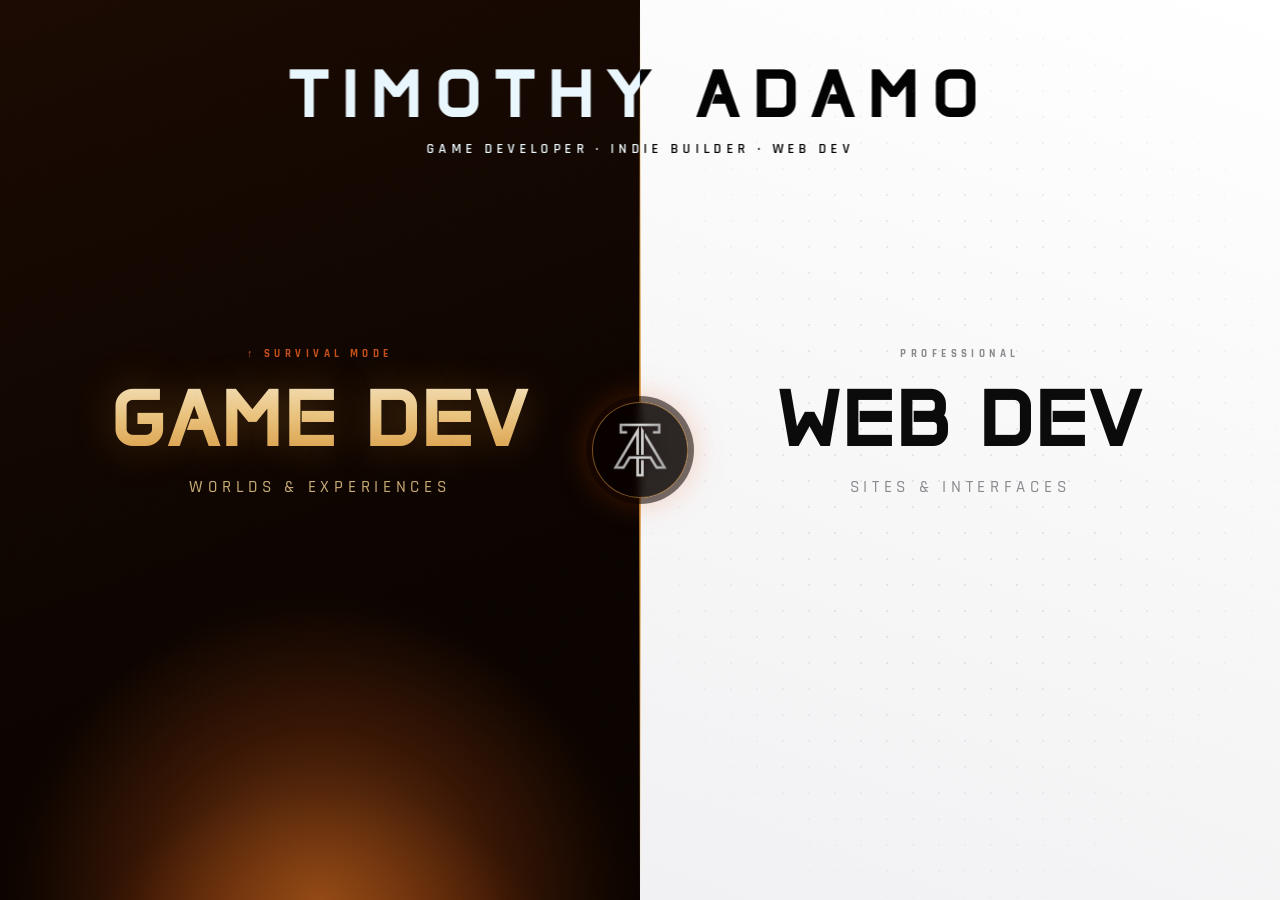
<file: index.html>
<!DOCTYPE html>
<html lang="it">
<head>
  <meta charset="UTF-8">
  <meta name="viewport" content="width=device-width, initial-scale=1.0">
  <meta name="description" content="TI-MAH — Timothy Adamo. Game Developer & Web Developer. Scegli un mondo.">
  <link rel="icon" type="image/png" href="img/favicon.png">
  <title>TI-MAH — Timothy Adamo</title>
  <link rel="stylesheet" href="fonts.css">
  <style>
    /* ════════════════════════════════════════════════════════════════════
       TI-MAH — SPLIT SCREEN LANDING
       Left  → Game Dev  (dark / survival — brown, fire-orange)
       Right → Web Dev   (minimal / pro — white, grey, black)
       ════════════════════════════════════════════════════════════════════ */

    :root {
      /* Dark / survival palette (matches gamedev.html) */
      --cream:      #F5EAD0;
      --sand:       #E8C88A;
      --tan:        #D4943A;
      --fire:       #C4501A;
      --ember:      #E8540A;
      --dark-brown: #4A1A05;
      --dark-bg:    #0A0300;

      /* Minimal / professional palette */
      --white:      #FFFFFF;
      --off-white:  #F4F4F5;
      --grey:       #8A8A8F;
      --dark-grey:  #1A1A1C;
      --black:      #0B0B0C;

      --font-head:  'Anta', sans-serif;
      --font-ui:    'Rajdhani', sans-serif;
      --font-mark:  'Quantico', sans-serif;

      --ease:       cubic-bezier(.65, 0, .35, 1);
      --dur:        750ms;
    }

    *, *::before, *::after { box-sizing: border-box; margin: 0; padding: 0; }
    html, body { height: 100%; }
    body {
      font-family: var(--font-ui);
      overflow: hidden;
      background: var(--black);
      display: flex;
      flex-direction: column;
    }
    a { color: inherit; text-decoration: none; }

    /* ─── Stage ─────────────────────────────────────────────────────────── */
    .split {
      position: relative;
      display: flex;
      width: 100vw;
      flex: 1 1 auto;
      min-height: 0;
      overflow: hidden;
    }

    /* ─── Panels ────────────────────────────────────────────────────────── */
    .panel {
      position: relative;
      flex: 1 1 50%;
      display: flex;
      flex-direction: column;
      align-items: center;
      justify-content: center;
      overflow: hidden;
      cursor: pointer;
      transition: flex-basis var(--dur) var(--ease);
      will-change: flex-basis;
    }

    /* Expand the hovered panel to 65 % (desktop) */
    .split:hover .panel              { flex-basis: 35%; }
    .split:hover .panel:hover        { flex-basis: 65%; }

    /* ─── Left panel — GAME DEV (dark / survival) ───────────────────────── */
    .panel--game {
      background:
        radial-gradient(ellipse 80% 60% at 50% 120%, rgba(232, 84, 10, .45) 0%, transparent 55%),
        radial-gradient(ellipse 90% 70% at 50% 100%, rgba(196, 80, 26, .25) 0%, transparent 50%),
        linear-gradient(160deg, #1A0A02 0%, #0A0300 70%);
      color: var(--cream);
    }

    /* soot / noise texture */
    .panel--game::before {
      content: '';
      position: absolute;
      inset: 0;
      background-image: url("data:image/svg+xml,%3Csvg xmlns='http://www.w3.org/2000/svg' width='220' height='220'%3E%3Cfilter id='n'%3E%3CfeTurbulence type='fractalNoise' baseFrequency='0.85' numOctaves='3' stitchTiles='stitch'/%3E%3C/filter%3E%3Crect width='100%25' height='100%25' filter='url(%23n)'/%3E%3C/svg%3E");
      opacity: .07;
      mix-blend-mode: overlay;
      pointer-events: none;
    }

    /* forge glow pinned to the bottom */
    .panel--game::after {
      content: '';
      position: absolute;
      left: 0; right: 0; bottom: 0;
      height: 45%;
      background: radial-gradient(ellipse 70% 100% at 50% 100%, rgba(255, 132, 38, .35) 0%, rgba(232, 84, 10, .12) 42%, transparent 72%);
      pointer-events: none;
      animation: forgeFlicker 4.5s ease-in-out infinite;
      mix-blend-mode: screen;
    }

    @keyframes forgeFlicker {
      0%, 100% { opacity: .85; }
      35%      { opacity: 1; }
      55%      { opacity: .65; }
      75%      { opacity: .95; }
    }

    /* ─── Right panel — WEB DEV (minimal / professional) ────────────────── */
    .panel--web {
      background: linear-gradient(200deg, #FFFFFF 0%, #F1F1F3 100%);
      color: var(--black);
    }

    /* faint dotted grid */
    .panel--web::before {
      content: '';
      position: absolute;
      inset: 0;
      background-image: radial-gradient(rgba(0, 0, 0, .10) 1px, transparent 1px);
      background-size: 26px 26px;
      opacity: .7;
      pointer-events: none;
      mask-image: radial-gradient(ellipse 75% 75% at 50% 50%, #000 35%, transparent 80%);
      -webkit-mask-image: radial-gradient(ellipse 75% 75% at 50% 50%, #000 35%, transparent 80%);
    }

    /* ─── Panel content ─────────────────────────────────────────────────── */
    .panel-inner {
      position: relative;
      z-index: 2;
      text-align: center;
      padding: 40px;
      transition: transform var(--dur) var(--ease), opacity var(--dur) var(--ease);
    }

    .panel-eyebrow {
      display: block;
      font-family: var(--font-ui);
      font-size: .7rem;
      font-weight: 700;
      letter-spacing: .4em;
      text-transform: uppercase;
      margin-bottom: 20px;
    }
    .panel--game .panel-eyebrow { color: var(--fire); }
    .panel--web  .panel-eyebrow { color: var(--grey); }

    .panel-title {
      font-family: var(--font-head);
      font-size: clamp(2.4rem, 6vw, 5rem);
      font-weight: 700;
      letter-spacing: .04em;
      line-height: 1;
      white-space: nowrap;
    }
    .panel--game .panel-title {
      background: linear-gradient(180deg, #F5EAD0 0%, #E8C88A 45%, #D4943A 100%);
      -webkit-background-clip: text;
      background-clip: text;
      color: transparent;
      text-shadow: 0 0 40px rgba(255, 176, 64, .25);
    }
    .panel--web .panel-title { color: var(--black); }

    .panel-sub {
      display: block;
      font-family: var(--font-ui);
      font-size: clamp(.8rem, 1.6vw, 1.05rem);
      font-weight: 500;
      letter-spacing: .28em;
      text-transform: uppercase;
      margin-top: 18px;
    }
    .panel--game .panel-sub { color: var(--sand); opacity: .85; }
    .panel--web  .panel-sub { color: var(--grey); }

    /* "Enter" cue revealed when a side is hovered */
    .panel-enter {
      display: inline-flex;
      align-items: center;
      gap: 10px;
      margin-top: 34px;
      font-family: var(--font-ui);
      font-size: .72rem;
      font-weight: 700;
      letter-spacing: .3em;
      text-transform: uppercase;
      opacity: 0;
      transform: translateY(12px);
      transition: opacity var(--dur) var(--ease), transform var(--dur) var(--ease);
    }
    .panel--game .panel-enter { color: var(--tan); }
    .panel--web  .panel-enter { color: var(--dark-grey); }
    .panel:hover .panel-enter { opacity: 1; transform: translateY(0); }

    .panel-enter .arrow { font-size: 1rem; transition: transform var(--dur) var(--ease); }
    .panel:hover .panel-enter .arrow { transform: translateX(6px); }

    /* Subtle darkening of the panel that is NOT hovered */
    .panel-shade {
      position: absolute;
      inset: 0;
      z-index: 1;
      pointer-events: none;
      opacity: 0;
      transition: opacity var(--dur) var(--ease);
    }
    .panel--game .panel-shade { background: rgba(0, 0, 0, .45); }
    .panel--web  .panel-shade { background: rgba(255, 255, 255, .35); }
    .split:hover .panel:not(:hover) .panel-shade { opacity: 1; }

    /* ─── Brand mark — name integrated on the central divider ───────────── */
    .brand-mark {
      position: absolute;
      top: clamp(28px, 7vh, 70px);
      left: 50%;
      z-index: 12;
      transform: translateX(-50%);
      text-align: center;
      pointer-events: none;
      /* Inverts against whatever is behind: white on the dark side,
         dark on the white side — legible on both panels. */
      mix-blend-mode: difference;
      transition: left var(--dur) var(--ease);
    }
    .brand-name {
      display: block;
      font-family: var(--font-head);
      font-size: clamp(1.8rem, 5.2vw, 4rem);
      font-weight: 700;
      letter-spacing: .22em;
      line-height: 1;
      color: #FFFFFF;
      white-space: nowrap;
    }
    .brand-role {
      display: block;
      margin-top: clamp(8px, 1.4vh, 14px);
      font-family: var(--font-ui);
      font-size: clamp(.62rem, 1.3vw, .85rem);
      font-weight: 600;
      letter-spacing: .32em;
      text-transform: uppercase;
      color: #FFFFFF;
      white-space: nowrap;
    }

    /* Follow the expanding panel, like the divider/logo */
    .split:has(.panel--game:hover) .brand-mark { left: 65%; }
    .split:has(.panel--web:hover)  .brand-mark { left: 35%; }

    /* ─── Center divider + logo ─────────────────────────────────────────── */
    .divider {
      position: absolute;
      top: 0; bottom: 0; left: 50%;
      z-index: 10;
      width: 2px;
      transform: translateX(-50%);
      background: linear-gradient(to bottom,
        transparent 0%,
        rgba(212, 148, 58, .35) 20%,
        rgba(212, 148, 58, .9) 50%,
        rgba(212, 148, 58, .35) 80%,
        transparent 100%);
      pointer-events: none;
      transition: left var(--dur) var(--ease);
    }

    .logo-icon {
      height: 64px;
    }

    /* Move the divider to follow the expanding panel */
    .split:hover .divider              { left: 50%; }
    .split:has(.panel--game:hover) .divider { left: 65%; }
    .split:has(.panel--web:hover)  .divider { left: 35%; }

    .logo-badge {
      position: absolute;
      top: 50%; left: 50%;
      z-index: 11;
      transform: translate(-50%, -50%);
      width: 96px;
      height: 96px;
      display: flex;
      align-items: center;
      justify-content: center;
      border-radius: 50%;
      background: rgba(10, 3, 0, .85);
      border: 1px solid rgba(212, 148, 58, .55);
      box-shadow: 0 0 0 6px rgba(10, 3, 0, .55), 0 0 36px rgba(232, 84, 10, .35);
      backdrop-filter: blur(4px);
      -webkit-backdrop-filter: blur(4px);
      pointer-events: none;
      transition: left var(--dur) var(--ease);
    }
    .split:has(.panel--game:hover) .logo-badge { left: 65%; }
    .split:has(.panel--web:hover)  .logo-badge { left: 35%; }

    .logo-badge img {
      width: 124px;
      height: auto;
      display: block;
      filter: drop-shadow(0 0 10px rgba(0, 0, 0, 0.4));
    }

    /* ─── Responsive: mobile → horizontal split (top / bottom) ──────────── */
    @media (max-width: 768px) {
      .split { flex-direction: column; }

      /* Mobile: panels are fixed & static — no hover/touch expansion */
      .panel,
      .split:hover .panel,
      .split:hover .panel:hover {
        flex-basis: 50% !important;
        transition: none !important;
      }

      .panel-title { font-size: clamp(2rem, 11vw, 3.4rem); }

      /* Mobile: "TIMOTHY ADAMO" block is fully static — no animation,
         no transition, no hover/touch shift. translateX(-50%) is kept
         only for centering and forced with !important to override any
         inline transform applied by JavaScript. */
      .brand-mark,
      .split:has(.panel--game:hover) .brand-mark,
      .split:has(.panel--web:hover)  .brand-mark {
        left: 50% !important;
        transform: translateX(-50%) !important;
        transition: none !important;
        animation: none !important;
      }
      .brand-name,
      .brand-role {
        transition: none !important;
        animation: none !important;
        transform: none !important;
      }

      /* horizontal divider (fixed, does not follow any panel) */
      .divider {
        top: 50% !important; bottom: auto; left: 0 !important; right: 0;
        width: 100%; height: 2px;
        transform: translateY(-50%);
        background: linear-gradient(to right,
          transparent 0%,
          rgba(212, 148, 58, .35) 20%,
          rgba(212, 148, 58, .9) 50%,
          rgba(212, 148, 58, .35) 80%,
          transparent 100%);
        transition: none !important;
      }

      .logo-badge {
        width: 124px; height: 124px;
        top: 50% !important; left: 50% !important;
        transition: none !important;
      }
      .logo-badge img { width: 142px; }
    }

    /* Touch devices: no hover — keep an even split, content always visible */
    @media (hover: none) {
      .split:hover .panel,
      .split:hover .panel:hover { flex-basis: 50%; }
      .panel-enter { opacity: 1; transform: none; }
    }

    @media (prefers-reduced-motion: reduce) {
      .panel--game::after { animation: none; }
      .panel, .divider, .logo-badge, .panel-enter, .panel-shade { transition: none; }
    }
  </style>
</head>
<body>

  <main class="split">

    <!-- ═══════════ LEFT — GAME DEV ═══════════ -->
    <a class="panel panel--game" href="gamedev.html" aria-label="Game Dev — vai al portfolio game development">
      <span class="panel-shade" aria-hidden="true"></span>
      <div class="panel-inner">
        <span class="panel-eyebrow">↑ Survival Mode</span>
        <span class="panel-title">GAME DEV</span>
        <span class="panel-sub">worlds &amp; experiences</span>
        <span class="panel-enter">Enter <span class="arrow">→</span></span>
      </div>
    </a>

    <!-- ═══════════ RIGHT — WEB DEV ═══════════ -->
    <a class="panel panel--web" href="webdev.html" aria-label="Web Dev — vai al portfolio web development">
      <span class="panel-shade" aria-hidden="true"></span>
      <div class="panel-inner">
        <span class="panel-eyebrow">Professional</span>
        <span class="panel-title">WEB DEV</span>
        <span class="panel-sub">sites &amp; interfaces</span>
        <span class="panel-enter">Enter <span class="arrow">→</span></span>
      </div>
    </a>

    <!-- ═══════════ CENTER DIVIDER + LOGO ═══════════ -->
    <h1 class="brand-mark">
      <span class="brand-name">TIMOTHY ADAMO</span>
      <span class="brand-role">Game Developer · Indie Builder · Web Dev</span>
    </h1>
    <span class="divider" aria-hidden="true"></span>
    <span class="logo-badge" aria-hidden="true">
      <a><img src="img/Monogram.png" alt="Timothy Adamo"></a>

    </span>

  </main>

</body>
</html>
</file>
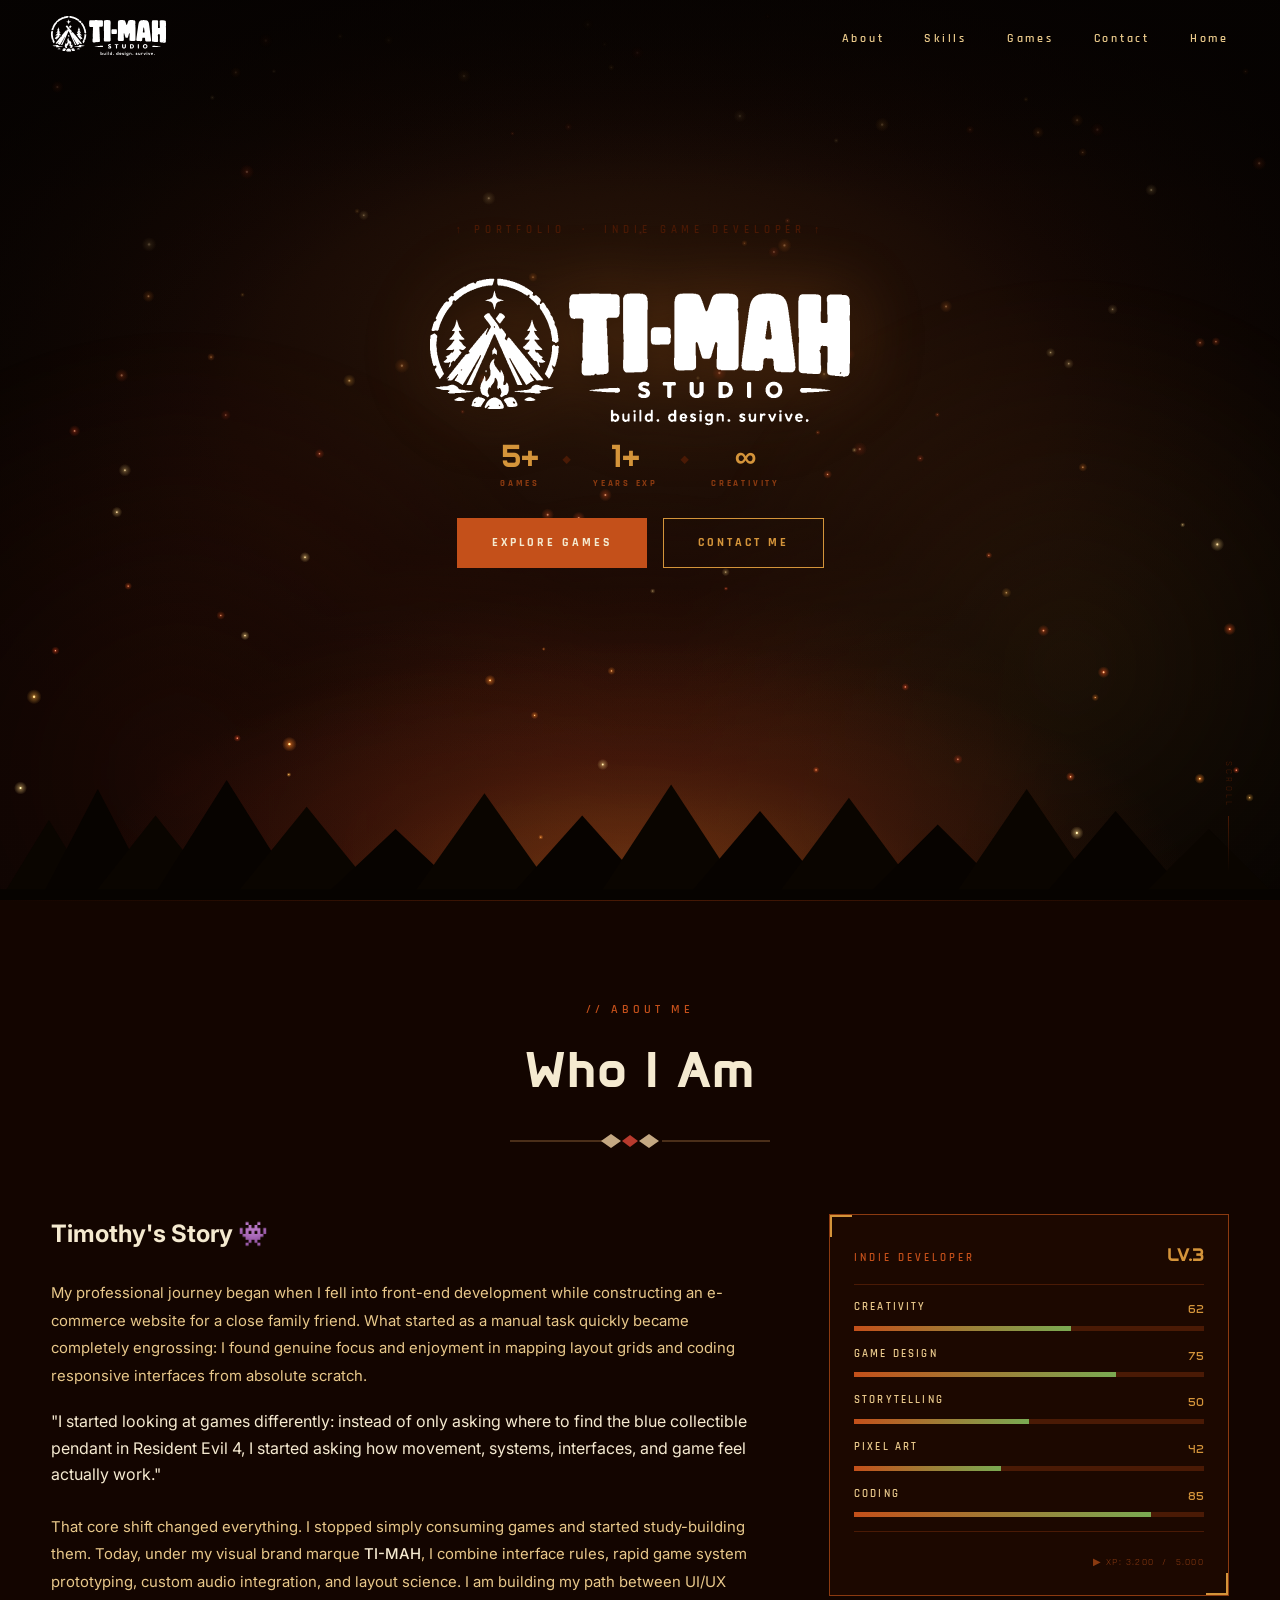
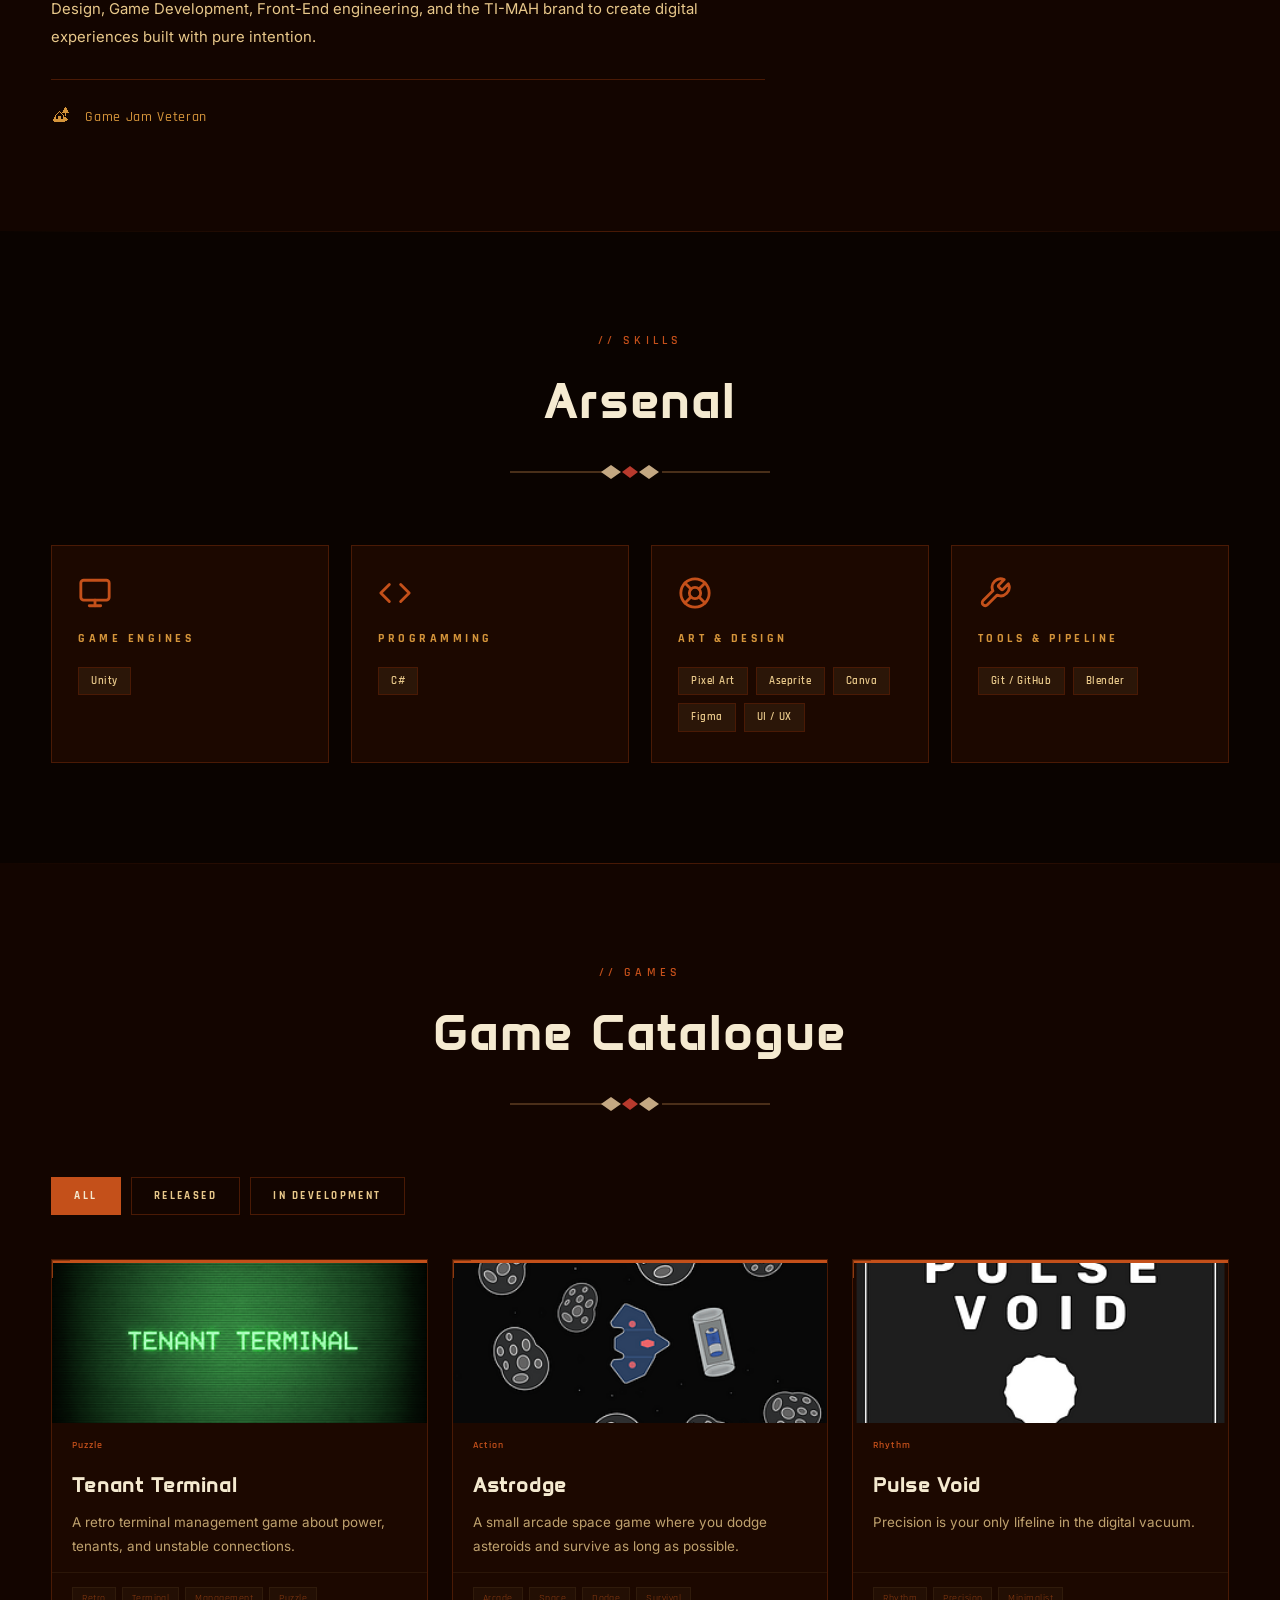
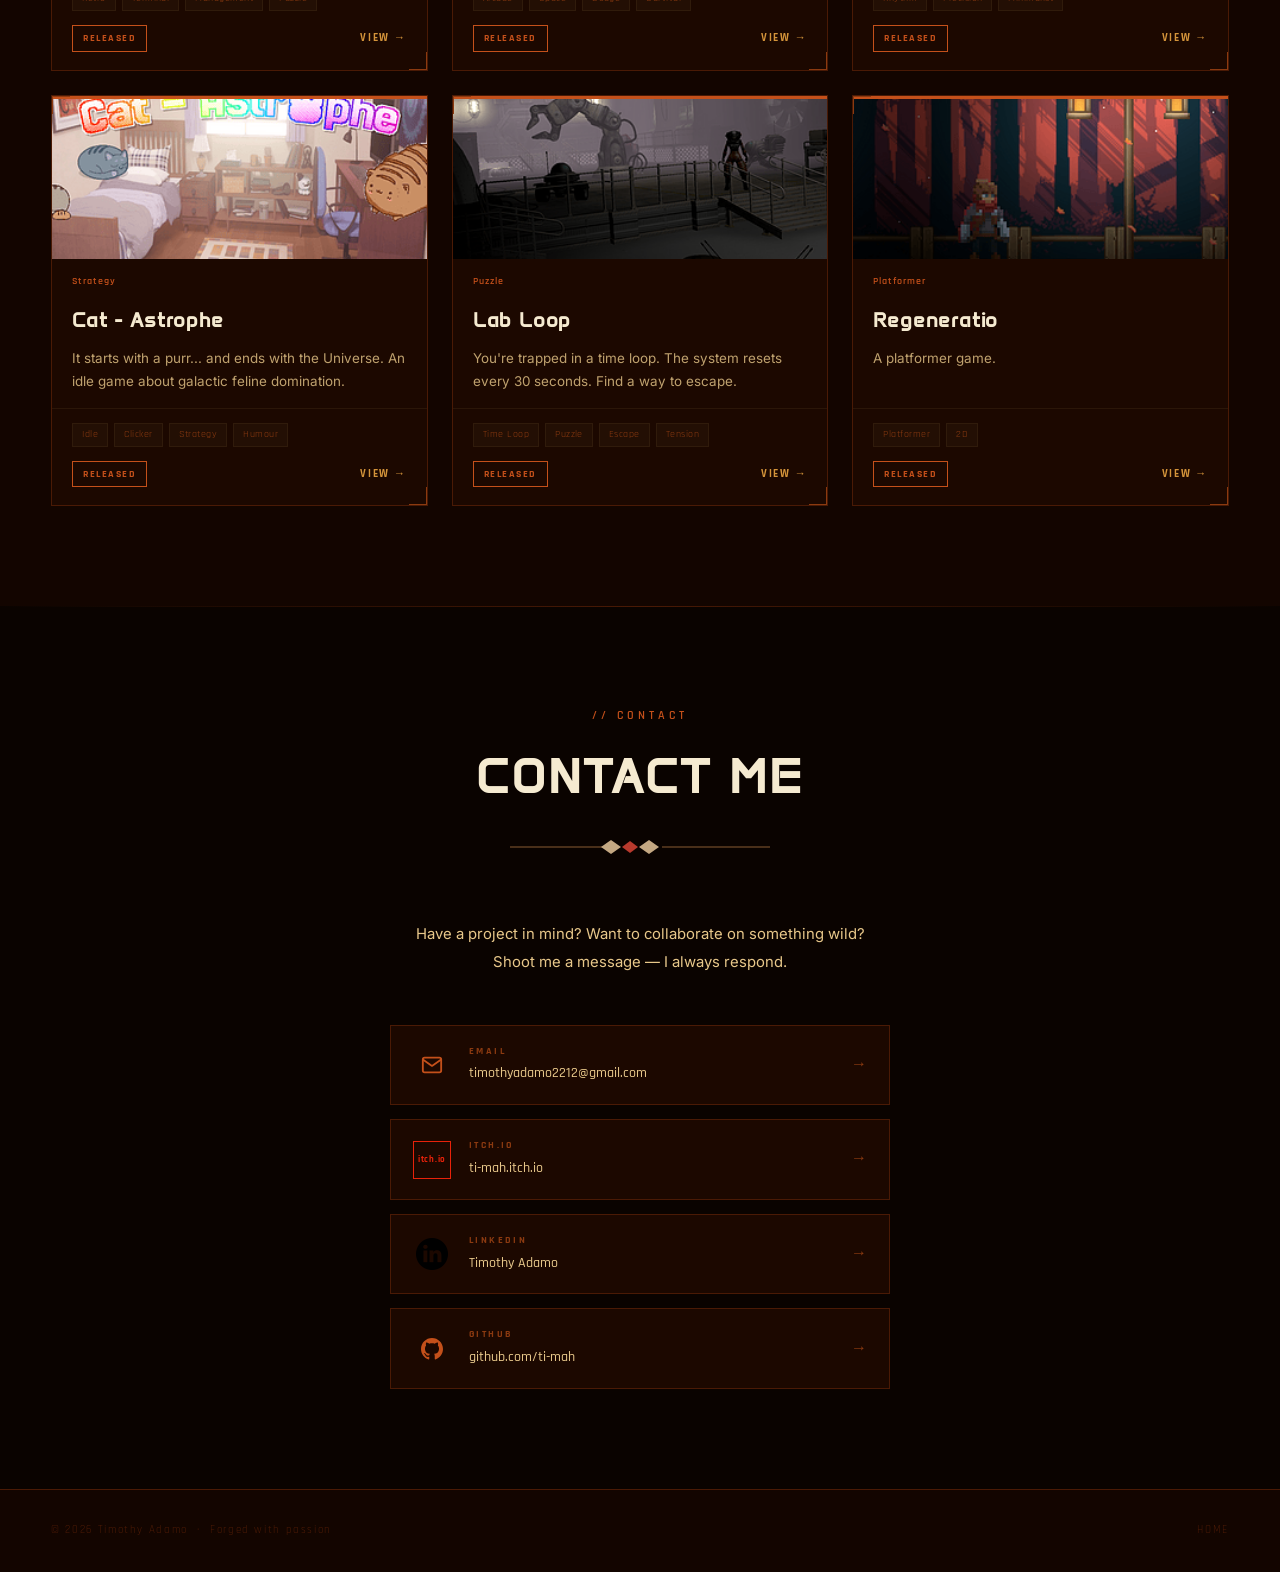
<file: gamedev.html>
<!DOCTYPE html>
<html lang="it">
<head>
  <meta charset="UTF-8">
  <meta name="viewport" content="width=device-width, initial-scale=1.0">
  <meta name="description" content="TI-MAH — Portfolio di Timothy Adamo. Indie Game Developer, Pixel Artist e Digital Creator.">
  <link rel="icon" type="image/png" href="img/favicon.png">
  <title>Game Developer — TI-MAH Studio</title>
  <link rel="stylesheet" href="style.css">
</head>
<body>

  <!-- ════════════════════════════════ NAV ════════════════════════════════ -->
  <nav id="navbar">
    <div class="nav-inner container">
      <img src="img/Logo_Vettoriale.svg" alt="TI-MAH Studio" height="40">
      <ul class="nav-links" id="nav-links">
        <li><a href="#about">About</a></li>
        <li><a href="#skills">Skills</a></li>
        <li><a href="#games">Games</a></li>
        <li><a href="#contact">Contact</a></li>
        <li><a href="index.html">Home</a></li>
      </ul>
      <button class="nav-toggle" id="nav-toggle" aria-label="Apri menu">
        <span></span><span></span><span></span>
      </button>
    </div>
  </nav>

  <!-- ════════════════════════════════ HERO ════════════════════════════════ -->
  <header id="hero">
    <div class="hero-bg"></div>
    <div class="hero-ash" aria-hidden="true"></div>
    <canvas class="hero-embers" aria-hidden="true"></canvas>
    <div class="hero-forge" aria-hidden="true"></div>

    <div class="hero-content">
      <p class="hero-eyebrow">↑ PORTFOLIO &nbsp;·&nbsp; INDIE GAME DEVELOPER ↑</p>

      <!-- ─── Logo (free-floating, no frame) ─── -->
      <div class="hero-logo-wrap">
        <img src="img/Logo_Vettoriale.svg" alt="TI-MAH Studio" height="180" class="hero-logo">
      </div>

      <div class="hero-stats">
        <div class="hero-stat">
          <span class="stat-num">5+</span>
          <span class="stat-label">GAMES</span>
        </div>
        <span class="hero-stat-sep">◆</span>
        <div class="hero-stat">
          <span class="stat-num">1+</span>
          <span class="stat-label">YEARS EXP</span>
        </div>
        <span class="hero-stat-sep">◆</span>
        <div class="hero-stat">
          <span class="stat-num">∞</span>
          <span class="stat-label">CREATIVITY</span>
        </div>
      </div>

      <br>

      <div class="hero-cta">
        <a href="#games" class="btn btn-primary">EXPLORE GAMES</a>
        <a href="#contact" class="btn btn-outline">CONTACT ME</a>
      </div>
    </div>

    <!-- Forest silhouette -->
    <div class="hero-trees" aria-hidden="true">
      <svg viewBox="0 0 1440 180" xmlns="http://www.w3.org/2000/svg" preserveAspectRatio="none">
        <polygon points="0,180 55,90 110,180" fill="#0A0500"/>
        <polygon points="45,180 110,55 175,180" fill="#070300"/>
        <polygon points="100,180 175,85 250,180" fill="#0A0500"/>
        <polygon points="170,180 255,45 340,180" fill="#070300"/>
        <polygon points="260,180 345,75 430,180" fill="#0A0500"/>
        <polygon points="360,180 445,100 530,180" fill="#070300"/>
        <polygon points="460,180 545,60 630,180" fill="#0A0500"/>
        <polygon points="570,180 655,85 740,180" fill="#070300"/>
        <polygon points="670,180 755,50 840,180" fill="#0A0500"/>
        <polygon points="770,180 855,80 940,180" fill="#070300"/>
        <polygon points="870,180 955,65 1040,180" fill="#0A0500"/>
        <polygon points="970,180 1055,95 1140,180" fill="#070300"/>
        <polygon points="1070,180 1155,55 1240,180" fill="#0A0500"/>
        <polygon points="1170,180 1255,80 1340,180" fill="#070300"/>
        <polygon points="1280,180 1360,100 1440,180" fill="#0A0500"/>
        <rect x="0" y="168" width="1440" height="12" fill="#060300"/>
      </svg>
    </div>

    <div class="scroll-hint" aria-hidden="true">
      <span class="scroll-text">SCROLL</span>
      <div class="scroll-bar"></div>
    </div>
  </header>

  <!-- ════════════════════════════════ ABOUT ════════════════════════════════ -->
  <section id="about">
    <div class="container">
      <div class="section-head">
        <span class="section-tag">// ABOUT ME</span>
        <h2 class="section-title">Who I Am</h2>
        <div class="section-ornament">
          <svg viewBox="0 0 260 18" xmlns="http://www.w3.org/2000/svg" aria-hidden="true">
            <line x1="0" y1="9" x2="98" y2="9" stroke="#5E3E22" stroke-width="1.5"/>
            <polygon points="101,2 111,9 101,16 91,9" fill="#C4A882"/>
            <polygon points="120,3 128,9 120,15 112,9" fill="#B83A2D"/>
            <polygon points="139,2 149,9 139,16 129,9" fill="#C4A882"/>
            <line x1="152" y1="9" x2="260" y2="9" stroke="#5E3E22" stroke-width="1.5"/>
          </svg>
        </div>
      </div>

      <div class="about-grid">
        <div class="about-bio reveal">
          <h2>Timothy's Story 👾</h2><br>
          <p>My professional journey began when I fell into front-end development while constructing an e-commerce website for a close family friend. What started as a manual task quickly became completely engrossing: I found genuine focus and enjoyment in mapping layout grids and coding responsive interfaces from absolute scratch.</p>
          <blockquote>
            "I started looking at games differently: instead of only asking where to find the blue collectible pendant in Resident Evil 4, I started asking how movement, systems, interfaces, and game feel actually work."
          </blockquote><br>
          <p>That core shift changed everything. I stopped simply consuming games and started study-building them. Today, under my visual brand marque <strong>TI-MAH</strong>, I combine interface rules, rapid game system prototyping, custom audio integration, and layout science. I am building my path between UI/UX Design, Game Development,
              Front-End engineering, and the TI-MAH brand to create digital experiences built with pure intention.</p>
          <div class="trait-list">
            <div class="trait"><span class="trait-icon">🏕</span><span>Game Jam Veteran</span></div>
          </div>
        </div>

        <div class="char-sheet reveal">
          <div class="cs-header">
            <span class="cs-class">INDIE DEVELOPER</span>
            <span class="cs-level">LV.3</span>
          </div>
          <div class="cs-divider"></div>
          <div class="cs-stats">
            <div class="cs-stat">
              <div class="cs-stat-header">
                <span class="cs-stat-name">CREATIVITY</span>
                <span class="cs-stat-val">62</span>
              </div>
              <div class="cs-bar"><div class="cs-fill" style="--fill:62%"></div></div>
            </div>
            <div class="cs-stat">
              <div class="cs-stat-header">
                <span class="cs-stat-name">GAME DESIGN</span>
                <span class="cs-stat-val">75</span>
              </div>
              <div class="cs-bar"><div class="cs-fill" style="--fill:75%"></div></div>
            </div>
            <div class="cs-stat">
              <div class="cs-stat-header">
                <span class="cs-stat-name">STORYTELLING</span>
                <span class="cs-stat-val">50</span>
              </div>
              <div class="cs-bar"><div class="cs-fill" style="--fill:50%"></div></div>
            </div>
            <div class="cs-stat">
              <div class="cs-stat-header">
                <span class="cs-stat-name">PIXEL ART</span>
                <span class="cs-stat-val">42</span>
              </div>
              <div class="cs-bar"><div class="cs-fill" style="--fill:42%"></div></div>
            </div>
            <div class="cs-stat">
              <div class="cs-stat-header">
                <span class="cs-stat-name">CODING</span>
                <span class="cs-stat-val">85</span>
              </div>
              <div class="cs-bar"><div class="cs-fill" style="--fill:85%"></div></div>
            </div>
          </div>
          <div class="cs-divider"></div>
          <div class="cs-footer">
            <span class="cs-xp">▶ XP: 3.200 &nbsp;/&nbsp; 5.000</span>
          </div>
        </div>
      </div>
    </div>
  </section>

  <!-- ════════════════════════════════ SKILLS ════════════════════════════════ -->
  <section id="skills">
    <div class="container">
      <div class="section-head">
        <span class="section-tag">// SKILLS</span>
        <h2 class="section-title">Arsenal</h2>
        <div class="section-ornament">
          <svg viewBox="0 0 260 18" xmlns="http://www.w3.org/2000/svg" aria-hidden="true">
            <line x1="0" y1="9" x2="98" y2="9" stroke="#5E3E22" stroke-width="1.5"/>
            <polygon points="101,2 111,9 101,16 91,9" fill="#C4A882"/>
            <polygon points="120,3 128,9 120,15 112,9" fill="#B83A2D"/>
            <polygon points="139,2 149,9 139,16 129,9" fill="#C4A882"/>
            <line x1="152" y1="9" x2="260" y2="9" stroke="#5E3E22" stroke-width="1.5"/>
          </svg>
        </div>
      </div>

      <div class="skills-grid">
        <div class="skill-cat reveal">
          <div class="skill-cat-icon">
            <svg viewBox="0 0 24 24" fill="none" stroke="currentColor" stroke-width="2" stroke-linecap="round" stroke-linejoin="round">
              <rect x="2" y="3" width="20" height="14" rx="2"/><line x1="8" y1="21" x2="16" y2="21"/><line x1="12" y1="17" x2="12" y2="21"/>
            </svg>
          </div>
          <h3>Game Engines</h3>
          <div class="tags">
            <span class="tag">Unity</span>
          </div>
        </div>

        <div class="skill-cat reveal">
          <div class="skill-cat-icon">
            <svg viewBox="0 0 24 24" fill="none" stroke="currentColor" stroke-width="2" stroke-linecap="round" stroke-linejoin="round">
              <polyline points="16 18 22 12 16 6"/><polyline points="8 6 2 12 8 18"/>
            </svg>
          </div>
          <h3>Programming</h3>
          <div class="tags">
            <span class="tag">C#</span>
          </div>
        </div>

        <div class="skill-cat reveal">
          <div class="skill-cat-icon">
            <svg viewBox="0 0 24 24" fill="none" stroke="currentColor" stroke-width="2" stroke-linecap="round" stroke-linejoin="round">
              <circle cx="12" cy="12" r="10"/><circle cx="12" cy="12" r="4"/>
              <line x1="4.93" y1="4.93" x2="9.17" y2="9.17"/><line x1="14.83" y1="14.83" x2="19.07" y2="19.07"/>
              <line x1="14.83" y1="9.17" x2="19.07" y2="4.93"/><line x1="4.93" y1="19.07" x2="9.17" y2="14.83"/>
            </svg>
          </div>
          <h3>Art &amp; Design</h3>
          <div class="tags">
            <span class="tag">Pixel Art</span>
            <span class="tag">Aseprite</span>
            <span class="tag">Canva</span>
            <span class="tag">Figma</span>
            <span class="tag">UI / UX</span>
          </div>
        </div>

        <div class="skill-cat reveal">
          <div class="skill-cat-icon">
            <svg viewBox="0 0 24 24" fill="none" stroke="currentColor" stroke-width="2" stroke-linecap="round" stroke-linejoin="round">
              <path d="M14.7 6.3a1 1 0 0 0 0 1.4l1.6 1.6a1 1 0 0 0 1.4 0l3.77-3.77a6 6 0 0 1-7.94 7.94l-6.91 6.91a2.12 2.12 0 0 1-3-3l6.91-6.91a6 6 0 0 1 7.94-7.94l-3.76 3.76z"/>
            </svg>
          </div>
          <h3>Tools &amp; Pipeline</h3>
          <div class="tags">
            <span class="tag">Git / GitHub</span>
            <span class="tag">Blender</span>
          </div>
        </div>
      </div>
    </div>
  </section>

  <!-- ════════════════════════════════ GAMES ════════════════════════════════ -->
  <section id="games">
    <div class="container">
      <div class="section-head">
        <span class="section-tag">// GAMES</span>
        <h2 class="section-title">Game Catalogue</h2>
        <div class="section-ornament">
          <svg viewBox="0 0 260 18" xmlns="http://www.w3.org/2000/svg" aria-hidden="true">
            <line x1="0" y1="9" x2="98" y2="9" stroke="#5E3E22" stroke-width="1.5"/>
            <polygon points="101,2 111,9 101,16 91,9" fill="#C4A882"/>
            <polygon points="120,3 128,9 120,15 112,9" fill="#B83A2D"/>
            <polygon points="139,2 149,9 139,16 129,9" fill="#C4A882"/>
            <line x1="152" y1="9" x2="260" y2="9" stroke="#5E3E22" stroke-width="1.5"/>
          </svg>
        </div>
      </div>

      <div class="filter-bar">
        <button class="filter-btn active" data-filter="all">ALL</button>
        <button class="filter-btn" data-filter="released">RELEASED</button>
        <button class="filter-btn" data-filter="in-development">IN DEVELOPMENT</button>
      </div>

      <div id="games-grid" class="games-grid">
        <div class="loading-state">LOADING CATALOGUE...</div>
      </div>
    </div>
  </section>

  <!-- ════════════════════════════════ CONTACT ════════════════════════════════ -->
  <section id="contact">
    <div class="container">
      <div class="section-head">
        <span class="section-tag">// CONTACT</span>
        <h2 class="section-title">CONTACT ME</h2>
        <div class="section-ornament">
          <svg viewBox="0 0 260 18" xmlns="http://www.w3.org/2000/svg" aria-hidden="true">
            <line x1="0" y1="9" x2="98" y2="9" stroke="#5E3E22" stroke-width="1.5"/>
            <polygon points="101,2 111,9 101,16 91,9" fill="#C4A882"/>
            <polygon points="120,3 128,9 120,15 112,9" fill="#B83A2D"/>
            <polygon points="139,2 149,9 139,16 129,9" fill="#C4A882"/>
            <line x1="152" y1="9" x2="260" y2="9" stroke="#5E3E22" stroke-width="1.5"/>
          </svg>
        </div>
      </div>

      <div class="contact-inner">
        <p class="contact-desc">
          Have a project in mind? Want to collaborate on something wild?<br>
          Shoot me a message — I always respond.
        </p>
        <div class="contact-links">
          <a href="mailto:timothyadamo2211@gmail.com" class="contact-link reveal">
            <span class="cl-icon">
              <svg viewBox="0 0 24 24" fill="none" stroke="currentColor" stroke-width="2" stroke-linecap="round" stroke-linejoin="round">
                <path d="M4 4h16c1.1 0 2 .9 2 2v12c0 1.1-.9 2-2 2H4c-1.1 0-2-.9-2-2V6c0-1.1.9-2 2-2z"/>
                <polyline points="22,6 12,13 2,6"/>
              </svg>
            </span>
            <div class="cl-body">
              <span class="cl-label">EMAIL</span>
              <span class="cl-text">timothyadamo2212@gmail.com</span>
            </div>
            <span class="cl-arrow">→</span>
          </a>

          <a href="https://ti-mah.itch.io/" class="contact-link reveal">
            <span class="cl-icon cl-icon--itch">itch.io</span>
            <div class="cl-body">
              <span class="cl-label">ITCH.IO</span>
              <span class="cl-text">ti-mah.itch.io</span>
            </div>
            <span class="cl-arrow">→</span>
          </a>

          <a href="https://www.linkedin.com/in/timothy-adamo/" class="contact-link reveal">
            <span class="cl-icon">
                <img src="img/Icon/linkedinIcon.png" alt="LinkedIn Logo" width="32" height="32">
            </span>
            <div class="cl-body">
              <span class="cl-label">LINKEDIN</span>
              <span class="cl-text">Timothy Adamo</span>
            </div>
            <span class="cl-arrow">→</span>
          </a>

          <a href="https://github.com/SoloTimothy" class="contact-link reveal">
            <span class="cl-icon">
              <svg viewBox="0 0 24 24" fill="currentColor">
                <path d="M12 0c-6.626 0-12 5.373-12 12 0 5.302 3.438 9.8 8.207 11.387.599.111.793-.261.793-.577v-2.234c-3.338.726-4.033-1.416-4.033-1.416-.546-1.387-1.333-1.756-1.333-1.756-1.089-.745.083-.729.083-.729 1.205.084 1.839 1.237 1.839 1.237 1.07 1.834 2.807 1.304 3.492.997.107-.775.418-1.305.762-1.604-2.665-.305-5.467-1.334-5.467-5.931 0-1.311.469-2.381 1.236-3.221-.124-.303-.535-1.524.117-3.176 0 0 1.008-.322 3.301 1.23.957-.266 1.983-.399 3.003-.404 1.02.005 2.047.138 3.006.404 2.291-1.552 3.297-1.23 3.297-1.23.653 1.653.242 2.874.118 3.176.77.84 1.235 1.911 1.235 3.221 0 4.609-2.807 5.624-5.479 5.921.43.372.823 1.102.823 2.222v3.293c0 .319.192.694.801.576 4.765-1.589 8.199-6.086 8.199-11.386 0-6.627-5.373-12-12-12z"/>
              </svg>
            </span>
            <div class="cl-body">
              <span class="cl-label">GITHUB</span>
              <span class="cl-text">github.com/ti-mah</span>
            </div>
            <span class="cl-arrow">→</span>
          </a>
        </div>
      </div>
    </div>
  </section>

  <!-- ════════════════════════════════ FOOTER ════════════════════════════════ -->
  <footer>
    <div class="container footer-inner">
      
      <span class="footer-copy">© 2026 Timothy Adamo &nbsp;·&nbsp; Forged with passion</span>
      <a href="index.html" class="footer-home">Home</a>
    </div>
  </footer>

  <script>
    // ─── Load & render games ─────────────────────────────────────────────────

    let allGames = [];

    async function loadGames() {
      const grid = document.getElementById('games-grid');
      try {
        const res = await fetch('games.json');
        if (!res.ok) throw new Error('fetch failed');
        allGames = await res.json();
        renderGames(allGames, 'all');
        initFilters();
      } catch {
        grid.innerHTML = '<p class="error-state">Impossibile caricare i giochi.<br><small>Serve un server locale — prova: <code>python -m http.server</code></small></p>';
      }
    }

    function renderGames(games, filter) {
      const grid = document.getElementById('games-grid');
      const list = filter === 'all' ? games : games.filter(g => g.status === filter);

      if (!list.length) {
        grid.innerHTML = '<p class="empty-state">There are no games in this category.</p>';
        return;
      }

      grid.innerHTML = list.map(g => `
        <article class="game-card${g.featured ? ' game-card--featured' : ''}" data-status="${g.status}">
          <div class="gc-accent"></div>
          ${g.image ? `<div class="gc-image"><img src="${g.image}" alt="${g.title}"></div>` : ''}
          <div class="gc-top">
            ${g.year ? `<span class="gc-year">${g.year}</span>` : ''}
            <span class="gc-genre">${g.genre}</span>
          </div>
          <div class="gc-body">
            ${g.featured ? '<span class="gc-badge">★ IN EVIDENZA</span>' : ''}
            <h3 class="gc-title">${g.title}</h3>
            <p class="gc-desc">${g.description}</p>
          </div>
          <div class="gc-footer">
            <div class="gc-tags">${g.tags.map(t => `<span class="gc-tag">${t}</span>`).join('')}</div>
            <div class="gc-bottom">
              <span class="gc-status gc-status--${g.status}">
                ${g.status === 'released' ? 'RELEASED' : 'IN DEVELOPMENT'}
              </span>
              ${g.link
                ? `<a href="${g.link}" class="gc-link" target="_blank" rel="noopener">VIEW &rarr;</a>`
                : `<span class="gc-link-soon">COMING SOON</span>`
              }
            </div>
          </div>
        </article>
      `).join('');

      // Stagger fade-in
      grid.querySelectorAll('.game-card').forEach((card, i) => {
        card.style.transitionDelay = `${i * 70}ms`;
        requestAnimationFrame(() => card.classList.add('card-in'));
      });
    }

    function initFilters() {
      document.querySelectorAll('.filter-btn').forEach(btn => {
        btn.addEventListener('click', () => {
          document.querySelectorAll('.filter-btn').forEach(b => b.classList.remove('active'));
          btn.classList.add('active');
          renderGames(allGames, btn.dataset.filter);
        });
      });
    }

    // ─── Nav scroll effect ────────────────────────────────────────────────────

    const navbar = document.getElementById('navbar');
    const onScroll = () => navbar.classList.toggle('scrolled', window.scrollY > 60);
    window.addEventListener('scroll', onScroll, { passive: true });

    // ─── Mobile menu ─────────────────────────────────────────────────────────

    const navToggle = document.getElementById('nav-toggle');
    const navLinks  = document.getElementById('nav-links');

    navToggle.addEventListener('click', () => {
      const open = navLinks.classList.toggle('open');
      navToggle.classList.toggle('open', open);
      navToggle.setAttribute('aria-expanded', open);
    });

    navLinks.querySelectorAll('a').forEach(a => {
      a.addEventListener('click', () => {
        navLinks.classList.remove('open');
        navToggle.classList.remove('open');
      });
    });

    // ─── Scroll reveal ────────────────────────────────────────────────────────

    const revealObserver = new IntersectionObserver(entries => {
      entries.forEach(e => { if (e.isIntersecting) { e.target.classList.add('visible'); revealObserver.unobserve(e.target); } });
    }, { threshold: 0.12 });

    document.querySelectorAll('.reveal').forEach(el => revealObserver.observe(el));

    // ─── Stat bars animate on scroll ─────────────────────────────────────────

    const barObserver = new IntersectionObserver(entries => {
      entries.forEach(e => {
        if (e.isIntersecting) {
          e.target.querySelectorAll('.cs-fill').forEach(f => f.classList.add('bar-in'));
          barObserver.unobserve(e.target);
        }
      });
    }, { threshold: 0.3 });

    document.querySelectorAll('.char-sheet').forEach(el => barObserver.observe(el));

    // ─── Hero embers (rising braci) ──────────────────────────────────────────

    function initEmbers() {
      const canvas = document.querySelector('.hero-embers');
      if (!canvas) return;
      if (window.matchMedia('(prefers-reduced-motion: reduce)').matches) return;

      const ctx = canvas.getContext('2d');
      const hero = document.getElementById('hero');
      let w = 0, h = 0, dpr = Math.min(window.devicePixelRatio || 1, 2);
      let embers = [];
      let raf = null;

      // Ember palette — amber / gold / brace-red
      const COLORS = [
        [255, 176, 64],   // amber
        [255, 132, 38],   // orange
        [232, 84, 30],    // ember orange
        [212, 64, 28],    // brace red
        [255, 214, 130],  // gold spark
      ];

      function resize() {
        w = hero.clientWidth;
        h = hero.clientHeight;
        canvas.width  = w * dpr;
        canvas.height = h * dpr;
        canvas.style.width  = w + 'px';
        canvas.style.height = h + 'px';
        ctx.setTransform(dpr, 0, 0, dpr, 0, 0);
        const count = Math.round(Math.min(120, Math.max(50, w / 11)));
        embers = Array.from({ length: count }, () => spawn(true));
      }

      function spawn(initial) {
        const c = COLORS[(Math.random() * COLORS.length) | 0];
        return {
          x: Math.random() * w,
          y: initial ? Math.random() * h : h + Math.random() * 40,
          r: Math.random() * 1.8 + 0.6,
          vy: -(Math.random() * 0.55 + 0.25),
          drift: (Math.random() - 0.5) * 0.5,
          phase: Math.random() * Math.PI * 2,
          sway: Math.random() * 0.9 + 0.3,
          life: 0,
          maxLife: Math.random() * 320 + 220,
          color: c,
          flick: Math.random() * 0.5 + 0.5,
        };
      }

      function tick() {
        ctx.clearRect(0, 0, w, h);
        ctx.globalCompositeOperation = 'lighter';

        for (let i = 0; i < embers.length; i++) {
          const e = embers[i];
          e.life++;
          e.phase += 0.03;
          e.y += e.vy;
          e.x += e.drift + Math.sin(e.phase) * e.sway * 0.4;

          // Fade in/out over lifetime; brightest in the lower third
          const lifeRatio = e.life / e.maxLife;
          const heightFade = Math.max(0, Math.min(1, (e.y) / h));
          let alpha = (1 - lifeRatio) * heightFade;
          alpha *= 0.55 + Math.abs(Math.sin(e.phase * e.flick)) * 0.45;

          if (e.life >= e.maxLife || e.y < -10) {
            embers[i] = spawn(false);
            continue;
          }

          const [r, g, b] = e.color;
          const glow = e.r * 3.2;
          const grad = ctx.createRadialGradient(e.x, e.y, 0, e.x, e.y, glow);
          grad.addColorStop(0, `rgba(${r},${g},${b},${alpha})`);
          grad.addColorStop(0.4, `rgba(${r},${g},${b},${alpha * 0.5})`);
          grad.addColorStop(1, `rgba(${r},${g},${b},0)`);
          ctx.fillStyle = grad;
          ctx.beginPath();
          ctx.arc(e.x, e.y, glow, 0, Math.PI * 2);
          ctx.fill();

          // Hot core
          ctx.fillStyle = `rgba(255,236,200,${alpha * 0.9})`;
          ctx.beginPath();
          ctx.arc(e.x, e.y, e.r * 0.5, 0, Math.PI * 2);
          ctx.fill();
        }

        ctx.globalCompositeOperation = 'source-over';
        raf = requestAnimationFrame(tick);
      }

      let resizeTimer;
      window.addEventListener('resize', () => {
        clearTimeout(resizeTimer);
        resizeTimer = setTimeout(resize, 200);
      }, { passive: true });

      // Pause when hero scrolled out of view
      const io = new IntersectionObserver(([entry]) => {
        if (entry.isIntersecting) {
          if (!raf) raf = requestAnimationFrame(tick);
        } else if (raf) {
          cancelAnimationFrame(raf);
          raf = null;
        }
      }, { threshold: 0 });
      io.observe(hero);

      resize();
      raf = requestAnimationFrame(tick);
    }

    // ─── Boot ────────────────────────────────────────────────────────────────
    loadGames();
    initEmbers();
  </script>
</body>
</html>
</file>
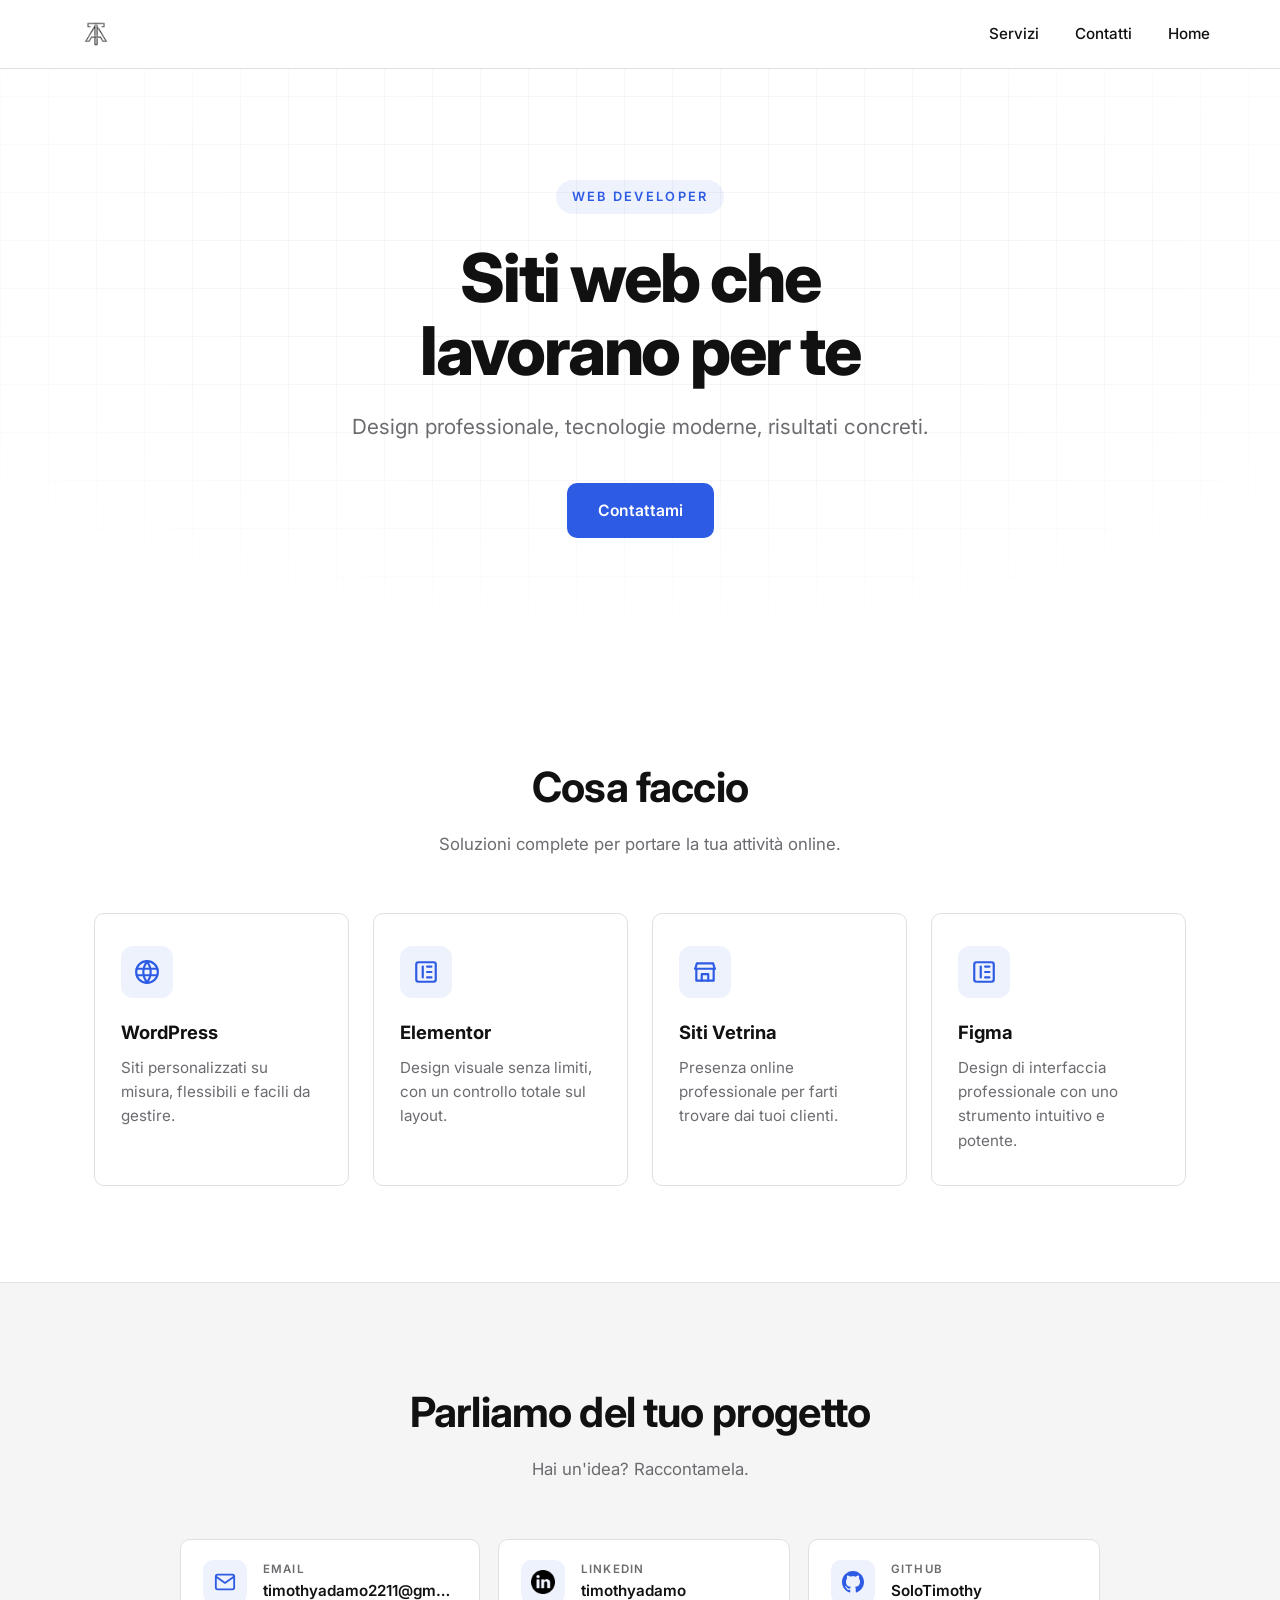
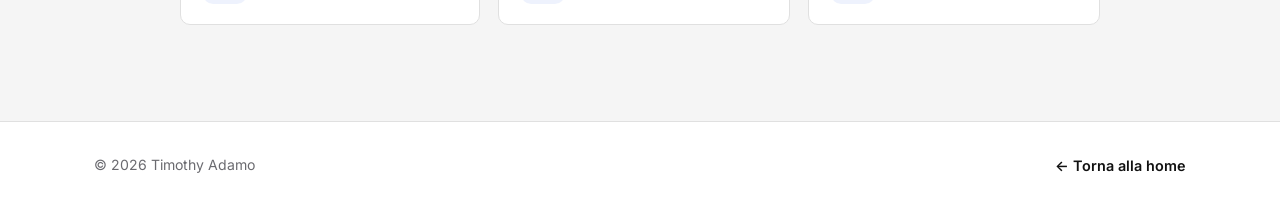
<file: webdev.html>
<!DOCTYPE html>
<html lang="it">
<head>
  <meta charset="UTF-8">
  <meta name="viewport" content="width=device-width, initial-scale=1.0">
  <meta name="description" content="TI-MAH Studio — Web Developer. Siti WordPress, Elementor, vetrine ed e-commerce su misura.">
  <link rel="icon" type="image/png" href="img/favicon.png">
  <title>Web Developer — TI-MAH Studio</title>

  <!-- Google Fonts: Inter -->
  <link rel="preconnect" href="https://fonts.googleapis.com">
  <link rel="preconnect" href="https://fonts.gstatic.com" crossorigin>
  <link href="https://fonts.googleapis.com/css2?family=Inter:wght@400;500;600;700;800&display=swap" rel="stylesheet">

  <link rel="stylesheet" href="webdev.css">
</head>
<body>

  <!-- ════════════════════════════════ NAV ════════════════════════════════ -->
  <nav id="navbar">
    <div class="nav-inner">
      <a href="#hero"><img class="nav-logo" src="img/Monogram.png" alt="Timothy Adamo"></a>
      <ul class="nav-links" id="nav-links">
        <li><a href="#servizi">Servizi</a></li>
        <!-- Disabilitato temporaneamente, in attesa di aggiungere progetti al portfolio
        <li><a href="#portfolio">Portfolio</a></li>
        -->
        <li><a href="#contatti">Contatti</a></li>
        <li><a href="index.html">Home</a></li>
      </ul>
      <button class="nav-toggle" id="nav-toggle" aria-label="Apri menu" aria-expanded="false">
        <span></span><span></span><span></span>
      </button>
    </div>
  </nav>

  <!-- ════════════════════════════════ HERO ════════════════════════════════ -->
  <header id="hero" class="hero">
    <div class="hero-grid" aria-hidden="true"></div>
    <div class="hero-content container">
      <span class="hero-eyebrow">Web Developer</span>
      <h1>Siti web che lavorano per te</h1>
      <p class="hero-sub">Design professionale, tecnologie moderne, risultati concreti.</p>
      <div class="hero-cta">
        <!-- <a href="#portfolio" class="btn btn-primary">Vedi i progetti</a> -->
        <a href="#contatti" class="btn btn-primary">Contattami</a>
      </div>
    </div>
  </header>

  <!-- ════════════════════════════════ SERVIZI ════════════════════════════════ -->
  <section id="servizi">
    <div class="container">
      <div class="section-head">
        <h2 class="section-title">Cosa faccio</h2>
        <p class="section-sub">Soluzioni complete per portare la tua attività online.</p>
      </div>

      <div class="services-grid">
        <!-- WordPress -->
        <article class="service-card">
          <div class="service-icon">
            <svg viewBox="0 0 24 24" fill="none" stroke="currentColor" stroke-width="2" stroke-linecap="round" stroke-linejoin="round">
              <circle cx="12" cy="12" r="10"/>
              <path d="M2.5 9h19M2.5 15h19M12 2.5a15 15 0 0 1 0 19M12 2.5a15 15 0 0 0 0 19"/>
            </svg>
          </div>
          <h3>WordPress</h3>
          <p>Siti personalizzati su misura, flessibili e facili da gestire.</p>
        </article>

        <!-- Elementor -->
        <article class="service-card">
          <div class="service-icon">
            <svg viewBox="0 0 24 24" fill="none" stroke="currentColor" stroke-width="2" stroke-linecap="round" stroke-linejoin="round">
              <rect x="3" y="3" width="18" height="18" rx="2"/>
              <line x1="9" y1="7" x2="9" y2="17"/>
              <line x1="13" y1="7" x2="17" y2="7"/>
              <line x1="13" y1="12" x2="17" y2="12"/>
              <line x1="13" y1="17" x2="17" y2="17"/>
            </svg>
          </div>
          <h3>Elementor</h3>
          <p>Design visuale senza limiti, con un controllo totale sul layout.</p>
        </article>

        <!-- Siti Vetrina -->
        <article class="service-card">
          <div class="service-icon">
            <svg viewBox="0 0 24 24" fill="none" stroke="currentColor" stroke-width="2" stroke-linecap="round" stroke-linejoin="round">
              <path d="M3 9l1.5-5h15L21 9"/>
              <path d="M4 9v11h16V9"/>
              <path d="M3 9h18"/>
              <path d="M9 20v-6h6v6"/>
            </svg>
          </div>
          <h3>Siti Vetrina</h3>
          <p>Presenza online professionale per farti trovare dai tuoi clienti.</p>
        </article>

        <!-- Figma -->
        <article class="service-card">
          <div class="service-icon">
            <svg viewBox="0 0 24 24" fill="none" stroke="currentColor" stroke-width="2" stroke-linecap="round" stroke-linejoin="round">
              <rect x="3" y="3" width="18" height="18" rx="2"/>
              <line x1="9" y1="7" x2="9" y2="17"/>
              <line x1="13" y1="7" x2="17" y2="7"/>
              <line x1="13" y1="12" x2="17" y2="12"/>
              <line x1="13" y1="17" x2="17" y2="17"/>
            </svg>
            </svg>
          </div>
          <h3>Figma</h3>
          <p>Design di interfaccia professionale con uno strumento intuitivo e potente.</p>
        </article>
      </div>
    </div>
  </section>


  <!-- ════════════════════════════════ PORTFOLIO ════════════════════════════════ -->
   <!-- Disabilitato temporaneamente, in attesa di aggiungere progetti al portfolio
  <section id="portfolio">
    <div class="container">
      <div class="section-head">
        <h2 class="section-title">Progetti</h2>
        <p class="section-sub">Alcuni dei lavori realizzati di recente.</p>
      </div>

      <div id="projects-grid" class="projects-grid">
        <div class="loading-state">Caricamento progetti…</div>
      </div>
    </div>
  </section>
  -->
  
  <!-- ════════════════════════════════ CONTATTI ════════════════════════════════ -->
  <section id="contatti">
    <div class="container">
      <div class="section-head">
        <h2 class="section-title">Parliamo del tuo progetto</h2>
        <p class="section-sub">Hai un'idea? Raccontamela.</p>
      </div>

      <div class="contact-links">
        <a href="mailto:timothyadamo2211@gmail.com" class="contact-link">
          <span class="cl-icon">
            <svg viewBox="0 0 24 24" fill="none" stroke="currentColor" stroke-width="2" stroke-linecap="round" stroke-linejoin="round">
              <path d="M4 4h16c1.1 0 2 .9 2 2v12c0 1.1-.9 2-2 2H4c-1.1 0-2-.9-2-2V6c0-1.1.9-2 2-2z"/>
              <polyline points="22,6 12,13 2,6"/>
            </svg>
          </span>
          <div class="cl-body">
            <span class="cl-label">Email</span>
            <span class="cl-text">timothyadamo2211@gmail.com</span>
          </div>
        </a>

        <a href="https://www.linkedin.com/in/timothyadamo" class="contact-link" target="_blank" rel="noopener">
          <span class="cl-icon">
            <img src="img/Icon/linkedinIcon.png" alt="LinkedIn">
          </span>
          <div class="cl-body">
            <span class="cl-label">LinkedIn</span>
            <span class="cl-text">timothyadamo</span>
          </div>
        </a>

        <a href="https://github.com/SoloTimothy" class="contact-link" target="_blank" rel="noopener">
          <span class="cl-icon">
            <svg viewBox="0 0 24 24" fill="currentColor">
              <path d="M12 0c-6.626 0-12 5.373-12 12 0 5.302 3.438 9.8 8.207 11.387.599.111.793-.261.793-.577v-2.234c-3.338.726-4.033-1.416-4.033-1.416-.546-1.387-1.333-1.756-1.333-1.756-1.089-.745.083-.729.083-.729 1.205.084 1.839 1.237 1.839 1.237 1.07 1.834 2.807 1.304 3.492.997.107-.775.418-1.305.762-1.604-2.665-.305-5.467-1.334-5.467-5.931 0-1.311.469-2.381 1.236-3.221-.124-.303-.535-1.524.117-3.176 0 0 1.008-.322 3.301 1.23.957-.266 1.983-.399 3.003-.404 1.02.005 2.047.138 3.006.404 2.291-1.552 3.297-1.23 3.297-1.23.653 1.653.242 2.874.118 3.176.77.84 1.235 1.911 1.235 3.221 0 4.609-2.807 5.624-5.479 5.921.43.372.823 1.102.823 2.222v3.293c0 .319.192.694.801.576 4.765-1.589 8.199-6.086 8.199-11.386 0-6.627-5.373-12-12-12z"/>
            </svg>
          </span>
          <div class="cl-body">
            <span class="cl-label">GitHub</span>
            <span class="cl-text">SoloTimothy</span>
          </div>
        </a>
      </div>
    </div>
  </section>

  <!-- ════════════════════════════════ FOOTER ════════════════════════════════ -->
  <footer>
    <div class="container footer-inner">
      <span class="footer-copy">© 2026 Timothy Adamo</span>
      <a href="index.html" class="footer-home">← Torna alla home</a>
    </div>
  </footer>

  <script>
    // ─── Carica & mostra i progetti da projects.json ─────────────────────────
    async function loadProjects() {
      const grid = document.getElementById('projects-grid');
      try {
        const res = await fetch('projects.json');
        if (!res.ok) throw new Error('fetch failed');
        const data = await res.json();
        const projects = data.projects || [];
        renderProjects(projects);
      } catch {
        grid.innerHTML = '<p class="error-state">Impossibile caricare i progetti.<br><small>Serve un server locale — prova: <code>python -m http.server</code></small></p>';
      }
    }

    function renderProjects(projects) {
      const grid = document.getElementById('projects-grid');
      if (!projects.length) {
        grid.innerHTML = '<p class="error-state">Nessun progetto disponibile al momento.</p>';
        return;
      }

      grid.innerHTML = projects.map(p => `
        <article class="project-card">
          <div class="pc-image">
            ${p.image ? `<img src="${p.image}" alt="${p.title}" loading="lazy" onerror="this.style.display='none'">` : ''}
          </div>
          <div class="pc-body">
            <h3>${p.title}</h3>
            <p class="pc-desc">${p.description}</p>
            <div class="pc-tags">
              ${(p.tags || []).map(t => `<span class="pc-tag">${t}</span>`).join('')}
            </div>
            ${p.link
              ? `<a href="${p.link}" class="pc-link" target="_blank" rel="noopener">Visita il sito →</a>`
              : `<span class="pc-link pc-link--disabled">In arrivo</span>`
            }
          </div>
        </article>
      `).join('');
    }

    // ─── Nav: ombra allo scroll ──────────────────────────────────────────────
    const navbar = document.getElementById('navbar');
    window.addEventListener('scroll', () => {
      navbar.style.boxShadow = window.scrollY > 20 ? '0 2px 12px rgba(17,17,17,0.06)' : 'none';
    }, { passive: true });

    // ─── Menu mobile ─────────────────────────────────────────────────────────
    const navToggle = document.getElementById('nav-toggle');
    const navLinks  = document.getElementById('nav-links');
    navToggle.addEventListener('click', () => {
      const open = navLinks.classList.toggle('open');
      navToggle.classList.toggle('open', open);
      navToggle.setAttribute('aria-expanded', open);
    });
    navLinks.querySelectorAll('a').forEach(a => a.addEventListener('click', () => {
      navLinks.classList.remove('open');
      navToggle.classList.remove('open');
      navToggle.setAttribute('aria-expanded', false);
    }));

    // ─── Boot ────────────────────────────────────────────────────────────────
    loadProjects();
  </script>
</body>
</html>
</file>
<file: fonts.css>
@import url('https://fonts.googleapis.com/css2?family=Quantico:ital,wght@0,400;0,700;1,400;1,700&display=swap');

@import url('https://fonts.googleapis.com/css2?family=Anta&family=Quantico:ital,wght@0,400;0,700;1,400;1,700&display=swap');
/* aggiungi qui altri font in futuro */
@import url('https://fonts.googleapis.com/css2?family=Cinzel+Decorative:wght@700;900&family=Cinzel:wght@400;600;700&family=Rajdhani:wght@500;600;700&family=Inter:ital,wght@0,300;0,400;0,500;1,400&family=Quantico:ital,wght@0,400;0,700;1,400;1,700&display=swap');
</file>
<file: style.css>
/* ══════════════════════════════════════════════════════════════════════════
   TI-MAH PORTFOLIO — style.css
   Palette: #F5EFE6 #E0CEBA #C4A882 #5E3E22 #3A2410 #5C7040 #B83A2D
   ══════════════════════════════════════════════════════════════════════════ */

@import url('fonts.css');

/* ─── Custom Properties ─────────────────────────────────────────────────── */
:root {
 --cream:      #F5EAD0;
  --sand:       #E8C88A;
  --tan:        #D4943A;
  --brown:      #8B3A10;
  --dark-brown: #4A1A05;
  --olive:      #C4501A;
  --red:        #E8220A;
  --bg:         #0A0300;
  --bg-raised:  #130500;
  --bg-card:    #1C0800;

  --font-mark:  'quantico', sans-serif;
  --font-head:  'anta', sans-serif;
  --font-ui:    'Rajdhani', sans-serif;
  --font-body:  'Inter', sans-serif;

  --ease:       cubic-bezier(.4, 0, .2, 1);
  --dur:        240ms;
  --radius:     2px;
}

/* ─── Reset ─────────────────────────────────────────────────────────────── */
*, *::before, *::after { box-sizing: border-box; margin: 0; padding: 0; }
html { scroll-behavior: smooth; font-size: 16px; }
body {
  background: var(--bg);
  color: var(--cream);
  font-family: var(--font-body);
  font-weight: 400;
  line-height: 1.65;
  overflow-x: hidden;
}
a { color: inherit; text-decoration: none; }
button { cursor: pointer; background: none; border: none; font: inherit; }
ul { list-style: none; }
svg { display: block; }

/* ─── Utility ───────────────────────────────────────────────────────────── */
.container {
  width: 92%;
  max-width: 1200px;
  margin: 0 auto;
}

/* ─── Section Heads ─────────────────────────────────────────────────────── */
section { padding: 100px 0; position: relative; }

.section-head {
  text-align: center;
  margin-bottom: 64px;
}

.section-tag {
  display: block;
  font-family: var(--font-ui);
  font-size: .72rem;
  font-weight: 600;
  letter-spacing: .35em;
  color: var(--olive);
  text-transform: uppercase;
  margin-bottom: 12px;
}

.section-title {
  font-family: var(--font-head);
  font-size: clamp(2rem, 4vw, 3rem);
  font-weight: 700;
  letter-spacing: .06em;
  color: var(--cream);
  margin-bottom: 22px;
}

.section-ornament {
  display: flex;
  justify-content: center;
}
.section-ornament svg { width: 260px; height: 18px; }

/* Section separators */
section::before {
  content: '';
  position: absolute;
  top: 0; left: 0; right: 0;
  height: 1px;
  background: linear-gradient(to right, transparent, var(--dark-brown), transparent);
}

/* ─── Buttons ───────────────────────────────────────────────────────────── */
.btn {
  display: inline-flex;
  align-items: center;
  justify-content: center;
  font-family: var(--font-ui);
  font-size: .75rem;
  font-weight: 700;
  letter-spacing: .25em;
  padding: 14px 34px;
  border: 1px solid;
  transition: background var(--dur) var(--ease),
              border-color var(--dur) var(--ease),
              color var(--dur) var(--ease),
              transform var(--dur) var(--ease),
              box-shadow var(--dur) var(--ease);
  white-space: nowrap;
}

.btn-primary {
  background: var(--olive);
  border-color: var(--olive);
  color: var(--cream);
}
.btn-primary:hover {
  background: #6b8249;
  border-color: #6b8249;
  transform: translateY(-3px);
  box-shadow: 0 12px 32px rgba(92, 112, 64, .45);
}

.btn-outline {
  background: transparent;
  border-color: var(--tan);
  color: var(--tan);
}
.btn-outline:hover {
  background: rgba(196, 168, 130, .08);
  border-color: var(--cream);
  color: var(--cream);
  transform: translateY(-3px);
}

/* ─── Navigation ────────────────────────────────────────────────────────── */
#navbar {
  position: fixed;
  top: 0; left: 0; right: 0;
  z-index: 1000;
  transition: background var(--dur) var(--ease),
              border-color var(--dur) var(--ease),
              backdrop-filter var(--dur) var(--ease);
  border-bottom: 1px solid transparent;
}
#navbar.scrolled {
  background: rgba(19, 9, 0, .94);
  backdrop-filter: blur(14px);
  -webkit-backdrop-filter: blur(14px);
  border-bottom-color: var(--dark-brown);
}

.nav-inner {
  display: flex;
  align-items: center;
  justify-content: space-between;
  height: 72px;
}

.nav-logo {
  font-family: var(--font-mark);
  font-size: 1.1rem;
  font-weight: 700;
  letter-spacing: .2em;
  color: var(--tan);
  transition: color var(--dur) var(--ease);
}
.nav-logo:hover { color: var(--cream); }

.nav-links {
  display: flex;
  gap: 40px;
}
.nav-links a {
  font-family: var(--font-ui);
  font-size: .78rem;
  font-weight: 600;
  letter-spacing: .22em;
  color: var(--sand);
  position: relative;
  transition: color var(--dur) var(--ease);
}
.nav-links a::after {
  content: '';
  position: absolute;
  bottom: -5px; left: 0;
  width: 0; height: 1px;
  background: var(--tan);
  transition: width var(--dur) var(--ease);
}
.nav-links a:hover { color: var(--cream); }
.nav-links a:hover::after { width: 100%; }

.nav-toggle {
  display: none;
  flex-direction: column;
  gap: 5px;
  padding: 6px;
}
.nav-toggle span {
  display: block;
  width: 24px;
  height: 2px;
  background: var(--tan);
  transition: transform var(--dur) var(--ease), opacity var(--dur) var(--ease);
}
.nav-toggle.open span:nth-child(1) { transform: translateY(7px) rotate(45deg); }
.nav-toggle.open span:nth-child(2) { opacity: 0; transform: scaleX(0); }
.nav-toggle.open span:nth-child(3) { transform: translateY(-7px) rotate(-45deg); }

/* ─── Hero ──────────────────────────────────────────────────────────────── */
#hero {
  position: relative;
  min-height: 100vh;
  display: flex;
  align-items: center;
  justify-content: center;
  overflow: hidden;
}

#hero {
  background: #050201;
}

/* Layered organic dark backdrop — deep black warmed by a forge glow */
.hero-bg {
  position: absolute;
  inset: 0;
  background:
    radial-gradient(ellipse 70% 55% at 50% 118%, rgba(232, 84, 30, .42) 0%, transparent 55%),
    radial-gradient(ellipse 90% 70% at 50% 100%, rgba(212, 64, 28, .22) 0%, transparent 50%),
    radial-gradient(ellipse 80% 65% at 50% 38%, #2A1608 0%, #160803 42%, #0A0401 78%, #050201 100%);
}

/* Organic noise/soot texture via SVG turbulence */
.hero-bg::before {
  content: '';
  position: absolute;
  inset: 0;
  background-image: url("data:image/svg+xml,%3Csvg xmlns='http://www.w3.org/2000/svg' width='220' height='220'%3E%3Cfilter id='n'%3E%3CfeTurbulence type='fractalNoise' baseFrequency='0.85' numOctaves='3' stitchTiles='stitch'/%3E%3C/filter%3E%3Crect width='100%25' height='100%25' filter='url(%23n)'/%3E%3C/svg%3E");
  opacity: .06;
  mix-blend-mode: overlay;
  pointer-events: none;
}

/* Vignette closing in the edges */
.hero-bg::after {
  content: '';
  position: absolute;
  inset: 0;
  background:
    radial-gradient(ellipse 65% 55% at 50% 46%, transparent 48%, rgba(5,2,1,.82) 100%),
    linear-gradient(to bottom, rgba(5,2,1,.55) 0%, transparent 22%);
}

/* Drifting ash/smoke haze */
.hero-ash {
  position: absolute;
  inset: -10%;
  z-index: 1;
  pointer-events: none;
  background:
    radial-gradient(circle at 20% 80%, rgba(212,64,28,.10) 0%, transparent 30%),
    radial-gradient(circle at 78% 70%, rgba(255,176,64,.08) 0%, transparent 28%),
    radial-gradient(circle at 50% 95%, rgba(232,84,30,.14) 0%, transparent 35%);
  filter: blur(8px);
  animation: ashDrift 16s ease-in-out infinite alternate;
}

@keyframes ashDrift {
  0%   { transform: translate3d(0, 0, 0) scale(1); opacity: .8; }
  100% { transform: translate3d(-3%, -4%, 0) scale(1.08); opacity: 1; }
}

/* Rising-embers canvas */
.hero-embers {
  position: absolute;
  inset: 0;
  z-index: 1;
  pointer-events: none;
}

/* Hot forge glow pinned to the bottom edge */
.hero-forge {
  position: absolute;
  left: 0; right: 0; bottom: 0;
  height: 40%;
  z-index: 1;
  pointer-events: none;
  background: radial-gradient(ellipse 60% 100% at 50% 100%, rgba(255,132,38,.30) 0%, rgba(212,64,28,.12) 40%, transparent 72%);
  animation: forgeFlicker 4.5s ease-in-out infinite;
  mix-blend-mode: screen;
}

@keyframes forgeFlicker {
  0%, 100% { opacity: .85; }
  35%      { opacity: 1; }
  55%      { opacity: .7; }
  75%      { opacity: .95; }
}

.hero-content {
  position: relative;
  z-index: 2;
  text-align: center;
  padding: 110px 24px 220px;
  max-width: 860px;
  animation: heroFadeUp .9s var(--ease) both;
}

/* ─── Decorative frame ──────────────────────────────────────────────────── */
.hero-logo-wrap {
  position: relative;
  display: flex;
  justify-content: center;
  animation: heroFadeUp .9s .16s var(--ease) both;
}

.hero-logo {
  display: block;
  margin: 0 auto;
  max-width: 420px;
  width: 100%;
  filter: drop-shadow(0 0 32px rgba(255, 132, 38, .28))
          drop-shadow(0 4px 14px rgba(0, 0, 0, .6));
  animation: heroFadeUp .9s .24s var(--ease) both, logoEmberGlow 5s ease-in-out 1.2s infinite;
}

@keyframes logoEmberGlow {
  0%, 100% { filter: drop-shadow(0 0 26px rgba(255, 132, 38, .22)) drop-shadow(0 4px 14px rgba(0,0,0,.6)); }
  50%      { filter: drop-shadow(0 0 46px rgba(255, 176, 64, .42)) drop-shadow(0 4px 14px rgba(0,0,0,.6)); }
}

/* ─── Byline: TIMOTHY ADAMO + roles ─────────────────────────────────────── */
.hero-byline {
  margin-top: 22px;
  animation: heroFadeUp .9s .42s var(--ease) both;
}

.hero-name {
  display: block;
  font-family: var(--font-head);
  font-size: clamp(1.05rem, 2.6vw, 1.6rem);
  font-weight: 700;
  letter-spacing: .42em;
  text-indent: .42em;
  background: linear-gradient(180deg, #F5EAD0 0%, #E8C88A 45%, #D4943A 100%);
  -webkit-background-clip: text;
  background-clip: text;
  color: transparent;
  text-shadow: 0 0 28px rgba(255, 176, 64, .25);
  margin-bottom: 10px;
}

.hero-roles {
  display: flex;
  align-items: center;
  justify-content: center;
  flex-wrap: wrap;
  gap: 10px;
  font-family: var(--font-ui);
  font-size: .64rem;
  font-weight: 600;
  letter-spacing: .28em;
  color: var(--sand);
  opacity: .82;
  text-transform: uppercase;
}
.hero-roles i {
  font-style: normal;
  font-size: .55rem;
  color: var(--red);
  text-shadow: 0 0 8px rgba(232, 84, 30, .8);
}

@keyframes heroFadeUp {
  from { opacity: 0; transform: translateY(28px); }
  to   { opacity: 1; transform: translateY(0); }
}

.hero-eyebrow {
  font-family: var(--font-ui);
  font-size: .68rem;
  font-weight: 600;
  letter-spacing: .45em;
  color: var(--dark-brown);
  margin-bottom: 22px;
  animation: heroFadeUp .9s .1s var(--ease) both;
}

/* Stats row */
.hero-stats {
  display: flex;
  align-items: center;
  justify-content: center;
  gap: 22px;
  animation: heroFadeUp .9s .45s var(--ease) both;
}

.hero-stat {
  display: flex;
  flex-direction: column;
  align-items: center;
  gap: 4px;
}

.stat-num {
  font-family: var(--font-head);
  font-size: 1.9rem;
  font-weight: 700;
  color: var(--tan);
  line-height: 1;
}

.stat-label {
  font-family: var(--font-ui);
  font-size: .58rem;
  font-weight: 700;
  letter-spacing: .3em;
  color: var(--brown);
}

.hero-stat-sep {
  color: var(--dark-brown);
  font-size: .55rem;
  padding-bottom: 14px;
}

.hero-cta {
  display: flex;
  gap: 16px;
  justify-content: center;
  flex-wrap: wrap;
  animation: heroFadeUp .9s .55s var(--ease) both;
}

/* Forest silhouette */
.hero-trees {
  position: absolute;
  bottom: 0; left: 0; right: 0;
  z-index: 3;
  pointer-events: none;
  line-height: 0;
}
.hero-trees svg { width: 100%; }

/* Scroll hint */
.scroll-hint {
  position: absolute;
  bottom: 28px;
  right: 44px;
  z-index: 4;
  display: flex;
  flex-direction: column;
  align-items: center;
  gap: 8px;
}

.scroll-text {
  font-family: var(--font-ui);
  font-size: .58rem;
  letter-spacing: .35em;
  color: var(--dark-brown);
  writing-mode: vertical-rl;
}

.scroll-bar {
  width: 1px;
  height: 56px;
  background: linear-gradient(to bottom, var(--dark-brown), transparent);
  animation: scrollPulse 2.2s ease-in-out infinite;
}

@keyframes scrollPulse {
  0%, 100% { opacity: .3; transform: scaleY(.7); transform-origin: top; }
  50%       { opacity: 1; transform: scaleY(1); }
}

/* ─── About ─────────────────────────────────────────────────────────────── */
#about { background: var(--bg-raised); }

.about-grid {
  display: grid;
  grid-template-columns: 1fr 400px;
  gap: 64px;
  align-items: start;
}

.about-bio p {
  color: var(--sand);
  font-size: .93rem;
  line-height: 1.85;
  margin-bottom: 18px;
}
.about-bio strong { color: var(--cream); font-weight: 500; }

.trait-list {
  display: flex;
  flex-direction: column;
  gap: 10px;
  margin-top: 28px;
  padding-top: 24px;
  border-top: 1px solid var(--dark-brown);
}

.trait {
  display: flex;
  align-items: center;
  gap: 14px;
  font-family: var(--font-ui);
  font-size: .85rem;
  font-weight: 500;
  letter-spacing: .05em;
  color: var(--tan);
}
.trait-icon { font-size: 1rem; width: 20px; text-align: center; }

/* Character Sheet */
.char-sheet {
  background: var(--bg-card);
  border: 1px solid var(--brown);
  padding: 26px 24px 22px;
  position: relative;
}
/* Corner brackets */
.char-sheet::before {
  content: '';
  position: absolute;
  top: 0; left: 0;
  width: 22px; height: 22px;
  border-top: 2px solid var(--tan);
  border-left: 2px solid var(--tan);
}
.char-sheet::after {
  content: '';
  position: absolute;
  bottom: 0; right: 0;
  width: 22px; height: 22px;
  border-bottom: 2px solid var(--tan);
  border-right: 2px solid var(--tan);
}

.cs-header {
  display: flex;
  justify-content: space-between;
  align-items: baseline;
  margin-bottom: 14px;
}
.cs-class {
  font-family: var(--font-ui);
  font-size: .68rem;
  font-weight: 600;
  letter-spacing: .28em;
  color: var(--olive);
}
.cs-level {
  font-family: var(--font-head);
  font-size: 1.1rem;
  font-weight: 700;
  color: var(--tan);
}

.cs-divider {
  height: 1px;
  background: var(--dark-brown);
  margin: 14px 0;
}

.cs-stats { display: flex; flex-direction: column; gap: 15px; }

.cs-stat-header {
  display: flex;
  justify-content: space-between;
  margin-bottom: 6px;
}
.cs-stat-name {
  font-family: var(--font-ui);
  font-size: .68rem;
  font-weight: 600;
  letter-spacing: .2em;
  color: var(--sand);
}
.cs-stat-val {
  font-family: var(--font-head);
  font-size: .78rem;
  color: var(--tan);
}

.cs-bar {
  height: 5px;
  background: var(--dark-brown);
  overflow: hidden;
}
.cs-fill {
  height: 100%;
  width: 0;
  background: linear-gradient(to right, var(--olive) 0%, #7aaa52 100%);
  transition: width 1.1s var(--ease);
}
.cs-fill.bar-in { width: var(--fill); }

.cs-footer { text-align: right; margin-top: 4px; }
.cs-xp {
  font-family: var(--font-ui);
  font-size: .62rem;
  letter-spacing: .12em;
  color: var(--brown);
}

/* ─── Skills ────────────────────────────────────────────────────────────── */
#skills { background: var(--bg); }

.skills-grid {
  display: grid;
  grid-template-columns: repeat(auto-fit, minmax(240px, 1fr));
  gap: 22px;
}

.skill-cat {
  background: var(--bg-card);
  border: 1px solid var(--dark-brown);
  padding: 30px 26px;
  position: relative;
  overflow: hidden;
  transition: border-color var(--dur) var(--ease),
              transform var(--dur) var(--ease),
              box-shadow var(--dur) var(--ease);
}

/* Animated top accent */
.skill-cat::before {
  content: '';
  position: absolute;
  top: 0; left: 0; right: 0;
  height: 2px;
  background: var(--olive);
  transform: scaleX(0);
  transform-origin: left;
  transition: transform var(--dur) var(--ease);
}
.skill-cat:hover::before { transform: scaleX(1); }
.skill-cat:hover {
  border-color: var(--brown);
  transform: translateY(-5px);
  box-shadow: 0 16px 40px rgba(0,0,0,.45);
}

.skill-cat-icon {
  width: 34px;
  height: 34px;
  color: var(--olive);
  margin-bottom: 18px;
}

.skill-cat h3 {
  font-family: var(--font-ui);
  font-size: .78rem;
  font-weight: 700;
  letter-spacing: .28em;
  color: var(--tan);
  text-transform: uppercase;
  margin-bottom: 18px;
}

.tags {
  display: flex;
  flex-wrap: wrap;
  gap: 8px;
}

.tag {
  font-family: var(--font-ui);
  font-size: .7rem;
  font-weight: 600;
  letter-spacing: .05em;
  color: var(--sand);
  background: rgba(58, 36, 16, .5);
  border: 1px solid var(--dark-brown);
  padding: 4px 12px;
  transition: border-color var(--dur) var(--ease), color var(--dur) var(--ease);
}
.skill-cat:hover .tag {
  border-color: var(--brown);
  color: var(--cream);
}

/* ─── Games ─────────────────────────────────────────────────────────────── */
#games { background: var(--bg-raised); }

.filter-bar {
  display: flex;
  gap: 10px;
  margin-bottom: 44px;
  flex-wrap: wrap;
}

.filter-btn {
  font-family: var(--font-ui);
  font-size: .7rem;
  font-weight: 700;
  letter-spacing: .22em;
  color: var(--sand);
  border: 1px solid var(--dark-brown);
  padding: 9px 22px;
  transition: background var(--dur) var(--ease),
              border-color var(--dur) var(--ease),
              color var(--dur) var(--ease);
}
.filter-btn:hover,
.filter-btn.active {
  background: var(--olive);
  border-color: var(--olive);
  color: var(--cream);
}

.games-grid {
  display: grid;
  grid-template-columns: repeat(auto-fill, minmax(300px, 1fr));
  gap: 24px;
}

.loading-state,
.error-state,
.empty-state {
  grid-column: 1 / -1;
  text-align: center;
  padding: 80px 20px;
  font-family: var(--font-ui);
  font-size: .8rem;
  letter-spacing: .25em;
  color: var(--brown);
  line-height: 2;
}
.error-state code {
  background: var(--bg-card);
  padding: 2px 8px;
  color: var(--tan);
  font-family: monospace;
}

/* Game Card */
.game-card {
  background: var(--bg-card);
  border: 1px solid var(--dark-brown);
  display: flex;
  flex-direction: column;
  position: relative;
  overflow: hidden;
  opacity: 0;
  transform: translateY(18px);
  transition: opacity .4s var(--ease),
              transform .4s var(--ease),
              border-color var(--dur) var(--ease),
              box-shadow var(--dur) var(--ease);
}
.game-card.card-in {
  opacity: 1;
  transform: translateY(0);
}
.game-card--featured {
  border-color: rgba(196, 168, 130, .3);
}

.game-card:hover {
  border-color: var(--brown);
  box-shadow: 0 18px 48px rgba(0,0,0,.55);
  transform: translateY(-6px);
}

/* Corner bracket top-left */
.game-card::before {
  content: '';
  position: absolute;
  top: 0; left: 0;
  width: 18px; height: 18px;
  border-top: 1px solid var(--brown);
  border-left: 1px solid var(--brown);
  transition: border-color var(--dur) var(--ease);
  z-index: 1;
}
/* Corner bracket bottom-right */
.game-card::after {
  content: '';
  position: absolute;
  bottom: 0; right: 0;
  width: 18px; height: 18px;
  border-bottom: 1px solid var(--brown);
  border-right: 1px solid var(--brown);
  transition: border-color var(--dur) var(--ease);
}
.game-card:hover::before,
.game-card:hover::after {
  border-color: var(--tan);
}

/* Top color accent bar */
.gc-accent {
  height: 3px;
  background: var(--olive);
  transition: background var(--dur) var(--ease);
}
.game-card[data-status="in-development"] .gc-accent {
  background: var(--red);
}

.gc-top {
  display: flex;
  justify-content: space-between;
  align-items: center;
  padding: 14px 20px 0;
}
.gc-year {
  font-family: var(--font-ui);
  font-size: .62rem;
  letter-spacing: .2em;
  color: var(--brown);
}
.gc-genre {
  font-family: var(--font-ui);
  font-size: .62rem;
  font-weight: 600;
  letter-spacing: .1em;
  color: var(--olive);
}
.game-card[data-status="in-development"] .gc-genre {
  color: #c06040;
}

.gc-body {
  padding: 14px 20px;
  flex: 1;
}
.gc-badge {
  display: block;
  font-family: var(--font-ui);
  font-size: .58rem;
  font-weight: 700;
  letter-spacing: .22em;
  color: var(--tan);
  margin-bottom: 8px;
}
.gc-title {
  font-family: var(--font-head);
  font-size: 1.28rem;
  font-weight: 700;
  letter-spacing: .04em;
  color: var(--cream);
  margin-bottom: 10px;
  transition: color var(--dur) var(--ease);
}
.game-card:hover .gc-title { color: var(--tan); }

.gc-desc {
  font-size: .84rem;
  color: var(--sand);
  opacity: .8;
  line-height: 1.75;
}

.gc-footer {
  padding: 14px 20px 18px;
  border-top: 1px solid rgba(58, 36, 16, .5);
}
.gc-tags {
  display: flex;
  flex-wrap: wrap;
  gap: 6px;
  margin-bottom: 14px;
}
.gc-tag {
  font-family: var(--font-ui);
  font-size: .6rem;
  letter-spacing: .05em;
  color: var(--brown);
  background: rgba(58, 36, 16, .25);
  border: 1px solid rgba(58, 36, 16, .6);
  padding: 3px 9px;
}

.gc-bottom {
  display: flex;
  justify-content: space-between;
  align-items: center;
}
.gc-status {
  font-family: var(--font-ui);
  font-size: .62rem;
  font-weight: 700;
  letter-spacing: .15em;
  padding: 4px 10px;
  border: 1px solid;
}
.gc-status--released {
  color: var(--olive);
  border-color: var(--olive);
}
.gc-status--in-development {
  color: var(--red);
  border-color: var(--red);
}
.gc-link {
  font-family: var(--font-ui);
  font-size: .7rem;
  font-weight: 700;
  letter-spacing: .15em;
  color: var(--tan);
  transition: color var(--dur) var(--ease);
}
.gc-link:hover { color: var(--cream); }
.gc-link-soon {
  font-family: var(--font-ui);
  font-size: .62rem;
  letter-spacing: .12em;
  color: rgba(94, 62, 34, .7);
}

/* ─── Contact ───────────────────────────────────────────────────────────── */
#contact { background: var(--bg); }

.contact-inner { text-align: center; }

.contact-desc {
  color: var(--sand);
  font-size: .93rem;
  line-height: 1.9;
  margin-bottom: 48px;
}

.contact-links {
  display: flex;
  flex-direction: column;
  gap: 14px;
  max-width: 500px;
  margin: 0 auto;
}

.contact-link {
  display: flex;
  align-items: center;
  gap: 18px;
  padding: 18px 22px;
  border: 1px solid var(--dark-brown);
  background: var(--bg-card);
  position: relative;
  overflow: hidden;
  transition: border-color var(--dur) var(--ease),
              transform var(--dur) var(--ease),
              box-shadow var(--dur) var(--ease);
}
.contact-link::before {
  content: '';
  position: absolute;
  left: 0; top: 0; bottom: 0;
  width: 3px;
  background: var(--olive);
  transform: scaleY(0);
  transition: transform var(--dur) var(--ease);
}
.contact-link:hover::before { transform: scaleY(1); }
.contact-link:hover {
  border-color: var(--brown);
  transform: translateX(5px);
  box-shadow: -8px 0 24px rgba(0,0,0,.3);
}

.cl-icon {
  width: 38px;
  height: 38px;
  display: flex;
  align-items: center;
  justify-content: center;
  color: var(--olive);
  flex-shrink: 0;
}
.cl-icon svg { width: 22px; height: 22px; }

.cl-icon--itch {
  font-family: var(--font-ui);
  font-size: .58rem;
  font-weight: 700;
  letter-spacing: .08em;
  color: var(--red);
  border: 1px solid var(--red);
}

.cl-body {
  display: flex;
  flex-direction: column;
  gap: 3px;
  flex: 1;
  text-align: left;
}
.cl-label {
  font-family: var(--font-ui);
  font-size: .6rem;
  font-weight: 700;
  letter-spacing: .25em;
  color: var(--brown);
}
.cl-text {
  font-family: var(--font-ui);
  font-size: .9rem;
  font-weight: 500;
  color: var(--sand);
  transition: color var(--dur) var(--ease);
}
.contact-link:hover .cl-text { color: var(--cream); }

.cl-arrow {
  font-family: var(--font-ui);
  font-size: 1rem;
  color: var(--brown);
  transition: transform var(--dur) var(--ease), color var(--dur) var(--ease);
}
.contact-link:hover .cl-arrow {
  transform: translateX(4px);
  color: var(--tan);
}

/* ─── Footer ────────────────────────────────────────────────────────────── */
footer {
  background: var(--bg-raised);
  border-top: 1px solid var(--dark-brown);
  padding: 32px 0;
}

.footer-inner {
  display: flex;
  align-items: center;
  justify-content: space-between;
  flex-wrap: wrap;
  gap: 12px;
}

.footer-logo {
  font-family: var(--font-mark);
  font-size: .95rem;
  font-weight: 700;
  letter-spacing: .22em;
  color: var(--dark-brown);
  transition: color var(--dur) var(--ease);
}
.footer-logo:hover { color: var(--brown); }

.footer-copy {
  font-family: var(--font-ui);
  font-size: .68rem;
  letter-spacing: .15em;
  color: var(--dark-brown);
}

.footer-deco {
  font-size: .55rem;
  letter-spacing: .3em;
  color: var(--dark-brown);
}

.footer-home {
  font-family: var(--font-ui);
  font-size: .68rem;
  letter-spacing: .15em;
  text-transform: uppercase;
  color: var(--dark-brown);
  text-decoration: none;
  transition: color var(--dur) var(--ease);
}
.footer-home:hover { color: var(--brown); }

/* ─── Scroll Reveal ─────────────────────────────────────────────────────── */
.reveal {
  opacity: 0;
  transform: translateY(26px);
  transition: opacity .65s var(--ease), transform .65s var(--ease);
}
.reveal.visible {
  opacity: 1;
  transform: translateY(0);
}

/* Stagger siblings */
.about-grid .reveal:nth-child(2) { transition-delay: .15s; }
.skills-grid .reveal:nth-child(2) { transition-delay: .08s; }
.skills-grid .reveal:nth-child(3) { transition-delay: .16s; }
.skills-grid .reveal:nth-child(4) { transition-delay: .24s; }
.contact-links .reveal:nth-child(2) { transition-delay: .1s; }
.contact-links .reveal:nth-child(3) { transition-delay: .2s; }

/* ─── Responsive: tablet ────────────────────────────────────────────────── */
@media (max-width: 900px) {
  .about-grid {
    grid-template-columns: 1fr;
    gap: 44px;
  }
  .char-sheet { max-width: 480px; }
}

@media (max-width: 768px) {
  section { padding: 72px 0; }

  /* Mobile nav */
  .nav-toggle { display: flex; }
  .nav-links {
    position: fixed;
    top: 72px; left: 0; right: 0;
    background: rgba(19, 9, 0, .97);
    flex-direction: column;
    align-items: center;
    padding: 32px 0 40px;
    gap: 26px;
    border-bottom: 1px solid var(--dark-brown);
    transform: translateY(-110%);
    opacity: 0;
    pointer-events: none;
    transition: transform .3s var(--ease), opacity .3s var(--ease);
  }
  .nav-links.open {
    transform: translateY(0);
    opacity: 1;
    pointer-events: all;
  }
  .nav-links a { font-size: .9rem; }

  .wordmark { letter-spacing: .1em; }

  .hero-name { letter-spacing: .3em; text-indent: .3em; }

  .hero-stats { gap: 14px; }
  .stat-num { font-size: 1.5rem; }

  .scroll-hint { display: none; }

  .skills-grid { grid-template-columns: 1fr 1fr; }

  .footer-inner { flex-direction: column; align-items: center; text-align: center; }
  .footer-deco { display: none; }
}

/* ─── Responsive: mobile ────────────────────────────────────────────────── */
@media (max-width: 520px) {
  .hero-cta { flex-direction: column; align-items: center; }
  .btn { width: 100%; max-width: 300px; }

  .hero-roles { font-size: .56rem; letter-spacing: .2em; gap: 7px; }

  .hero-stats { gap: 10px; }
  .hero-stat-sep { display: none; }

  .skills-grid { grid-template-columns: 1fr; }
  .games-grid  { grid-template-columns: 1fr; }

  .contact-link { padding: 14px 16px; gap: 14px; }
}

/* ─── Focus / Accessibility ──────────────────────────────────────────────── */
:focus-visible {
  outline: 2px solid var(--tan);
  outline-offset: 3px;
}

@media (prefers-reduced-motion: reduce) {
  .hero-ash,
  .hero-forge,
  .hero-logo {
    animation: none !important;
  }
  .hero-embers { display: none; }
}

.gc-image {
  width: 100%;
  height: 160px;
  overflow: hidden;
}

.gc-image img {
  width: 100%;
  height: 100%;
  object-fit: cover;
}
</file>
<file: webdev.css>
/* ════════════════════════════════════════════════════════════════════════
   TI-MAH STUDIO — WEB DEVELOPER PORTFOLIO
   Tema minimal professionale
   Palette: #FFFFFF · #F5F5F5 · #E0E0E0 · #111111 · accent #2D5BE3
   ════════════════════════════════════════════════════════════════════════ */

:root {
  --white:   #FFFFFF;
  --gray-50: #F5F5F5;
  --gray-200:#E0E0E0;
  --ink:     #111111;
  --accent:  #2D5BE3;
  --accent-soft: rgba(45, 91, 227, 0.08);
  --muted:   #6B6B70;
  --radius:  10px;
  --maxw:    1140px;
  --shadow-hover: 0 12px 30px rgba(17, 17, 17, 0.10);
}

*, *::before, *::after { box-sizing: border-box; margin: 0; padding: 0; }

html { scroll-behavior: smooth; }

body {
  font-family: 'Inter', -apple-system, BlinkMacSystemFont, 'Segoe UI', sans-serif;
  color: var(--ink);
  background: var(--white);
  line-height: 1.6;
  -webkit-font-smoothing: antialiased;
}

.container {
  width: 100%;
  max-width: var(--maxw);
  margin: 0 auto;
  padding: 0 24px;
}

a { color: inherit; text-decoration: none; }

/* ─── Section scaffolding ─────────────────────────────────────────────── */

section { padding: 96px 0; }

.section-head {
  text-align: center;
  margin-bottom: 56px;
}

.section-title {
  font-size: clamp(1.8rem, 4vw, 2.6rem);
  font-weight: 700;
  letter-spacing: -0.02em;
}

.section-sub {
  color: var(--muted);
  font-size: 1.05rem;
  margin-top: 10px;
}

/* ════════════════════════════════ NAV ════════════════════════════════ */

#navbar {
  position: fixed;
  top: 0; left: 0; right: 0;
  z-index: 100;
  background: rgba(255, 255, 255, 0.85);
  backdrop-filter: saturate(180%) blur(12px);
  border-bottom: 1px solid var(--gray-200);
}

.nav-inner {
  display: flex;
  align-items: center;
  justify-content: space-between;
  height: 68px;
  width: 100%;
  max-width: var(--maxw);
  margin: 0 auto;
  padding: 0 0px;
}

.nav-logo {
  filter: invert(1);
  display: block;
  height: 52px;
  width: auto;
}

.nav-links {
  list-style: none;
  display: flex;
  gap: 36px;
}

.nav-links a {
  font-size: 0.95rem;
  font-weight: 500;
  color: var(--ink);
  position: relative;
  transition: color 0.2s ease;
}

.nav-links a::after {
  content: '';
  position: absolute;
  left: 0; bottom: -6px;
  width: 0; height: 2px;
  background: var(--accent);
  transition: width 0.25s ease;
}

.nav-links a:hover { color: var(--accent); }
.nav-links a:hover::after { width: 100%; }

.nav-toggle {
  display: none;
  flex-direction: column;
  gap: 5px;
  background: none;
  border: none;
  cursor: pointer;
  padding: 6px;
}
.nav-toggle span {
  width: 24px; height: 2px;
  background: var(--ink);
  transition: transform 0.3s ease, opacity 0.3s ease;
}
.nav-toggle.open span:nth-child(1) { transform: translateY(7px) rotate(45deg); }
.nav-toggle.open span:nth-child(2) { opacity: 0; }
.nav-toggle.open span:nth-child(3) { transform: translateY(-7px) rotate(-45deg); }

/* ════════════════════════════════ HERO ════════════════════════════════ */

#hero {
  position: relative;
  padding: 180px 0 120px;
  text-align: center;
  overflow: hidden;
  background: var(--white);
}

/* Subtle geometric grid */
.hero-grid {
  position: absolute;
  inset: 0;
  background-image:
    linear-gradient(to right, rgba(17,17,17,0.04) 1px, transparent 1px),
    linear-gradient(to bottom, rgba(17,17,17,0.04) 1px, transparent 1px);
  background-size: 48px 48px;
  -webkit-mask-image: radial-gradient(ellipse 70% 60% at 50% 40%, #000 40%, transparent 100%);
  mask-image: radial-gradient(ellipse 70% 60% at 50% 40%, #000 40%, transparent 100%);
  pointer-events: none;
}

.hero-content { position: relative; z-index: 2; }

.hero-eyebrow {
  display: inline-block;
  font-size: 0.8rem;
  font-weight: 600;
  letter-spacing: 0.18em;
  text-transform: uppercase;
  color: var(--accent);
  background: var(--accent-soft);
  padding: 7px 16px;
  border-radius: 100px;
  margin-bottom: 28px;
}

.hero h1 {
  font-size: clamp(2.4rem, 6vw, 4.2rem);
  font-weight: 800;
  letter-spacing: -0.03em;
  line-height: 1.08;
  max-width: 14ch;
  margin: 0 auto 22px;
}

.hero-sub {
  font-size: clamp(1.05rem, 2vw, 1.3rem);
  color: var(--muted);
  max-width: 46ch;
  margin: 0 auto 40px;
}

.hero-cta {
  display: flex;
  gap: 16px;
  justify-content: center;
  flex-wrap: wrap;
}

/* ─── Buttons ─────────────────────────────────────────────────────────── */

.btn {
  display: inline-flex;
  align-items: center;
  gap: 8px;
  font-size: 0.98rem;
  font-weight: 600;
  padding: 14px 30px;
  border-radius: var(--radius);
  border: 1px solid transparent;
  cursor: pointer;
  transition: transform 0.18s ease, background 0.2s ease, box-shadow 0.2s ease, color 0.2s ease;
}

.btn-primary {
  background: var(--accent);
  color: var(--white);
}
.btn-primary:hover {
  background: #1f47c4;
  transform: translateY(-2px);
  box-shadow: 0 10px 24px rgba(45, 91, 227, 0.28);
}

.btn-outline {
  background: var(--white);
  color: var(--ink);
  border-color: var(--gray-200);
}
.btn-outline:hover {
  border-color: var(--ink);
  transform: translateY(-2px);
}

/* ════════════════════════════════ SERVIZI ════════════════════════════════ */

#servizi { background: var(--white); }

.services-grid {
  display: grid;
  grid-template-columns: repeat(4, 1fr);
  gap: 24px;
}

.service-card {
  border: 1px solid var(--gray-200);
  border-radius: var(--radius);
  padding: 32px 26px;
  background: var(--white);
  transition: transform 0.22s ease, box-shadow 0.22s ease, border-color 0.22s ease;
}

.service-card:hover {
  transform: translateY(-6px);
  box-shadow: var(--shadow-hover);
  border-color: var(--accent);
}

.service-icon {
  width: 52px; height: 52px;
  display: flex;
  align-items: center;
  justify-content: center;
  border-radius: 12px;
  background: var(--accent-soft);
  color: var(--accent);
  margin-bottom: 20px;
}
.service-icon svg { width: 26px; height: 26px; }

.service-card h3 {
  font-size: 1.15rem;
  font-weight: 700;
  margin-bottom: 8px;
}

.service-card p {
  font-size: 0.95rem;
  color: var(--muted);
}

/* ════════════════════════════════ PORTFOLIO ════════════════════════════════ */

#portfolio { background: var(--gray-50); }

.projects-grid {
  display: grid;
  grid-template-columns: repeat(3, 1fr);
  gap: 28px;
}

.project-card {
  background: var(--white);
  border: 1px solid var(--gray-200);
  border-radius: var(--radius);
  overflow: hidden;
  display: flex;
  flex-direction: column;
  transition: transform 0.22s ease, box-shadow 0.22s ease;
}
.project-card:hover {
  transform: translateY(-6px);
  box-shadow: var(--shadow-hover);
}

.pc-image {
  aspect-ratio: 16 / 10;
  background: linear-gradient(135deg, var(--gray-200), var(--gray-50));
  overflow: hidden;
}
.pc-image img {
  width: 100%; height: 100%;
  object-fit: cover;
  display: block;
  transition: transform 0.4s ease;
}
.project-card:hover .pc-image img { transform: scale(1.05); }

.pc-body {
  padding: 22px 24px 26px;
  display: flex;
  flex-direction: column;
  flex: 1;
}

.pc-body h3 {
  font-size: 1.2rem;
  font-weight: 700;
  margin-bottom: 8px;
}

.pc-desc {
  font-size: 0.93rem;
  color: var(--muted);
  margin-bottom: 18px;
  flex: 1;
}

.pc-tags {
  display: flex;
  flex-wrap: wrap;
  gap: 8px;
  margin-bottom: 18px;
}
.pc-tag {
  font-size: 0.75rem;
  font-weight: 500;
  color: var(--accent);
  background: var(--accent-soft);
  padding: 4px 11px;
  border-radius: 100px;
}

.pc-link {
  align-self: flex-start;
  font-size: 0.9rem;
  font-weight: 600;
  color: var(--ink);
  display: inline-flex;
  align-items: center;
  gap: 6px;
  transition: color 0.2s ease, gap 0.2s ease;
}
.pc-link:hover { color: var(--accent); gap: 10px; }
.pc-link--disabled { color: var(--muted); cursor: default; }

.loading-state, .error-state {
  grid-column: 1 / -1;
  text-align: center;
  color: var(--muted);
  padding: 40px 0;
  font-size: 0.95rem;
}
.error-state code {
  background: var(--gray-200);
  padding: 2px 7px;
  border-radius: 5px;
  font-size: 0.85em;
}

/* ════════════════════════════════ CONTATTI ════════════════════════════════ */

#contatti { background: var(--gray-50); border-top: 1px solid var(--gray-200); }

.contact-links {
  display: flex;
  flex-wrap: wrap;
  justify-content: center;
  gap: 18px;
  max-width: 920px;
  margin: 0 auto;
}

.contact-link {
  display: flex;
  align-items: center;
  gap: 16px;
  flex: 1 1 260px;
  max-width: 300px;
  padding: 20px 22px;
  background: var(--white);
  border: 1px solid var(--gray-200);
  border-radius: var(--radius);
  transition: transform 0.2s ease, box-shadow 0.2s ease, border-color 0.2s ease;
}
.contact-link:hover {
  transform: translateY(-4px);
  box-shadow: var(--shadow-hover);
  border-color: var(--accent);
}

.cl-icon {
  width: 44px; height: 44px;
  flex-shrink: 0;
  display: flex;
  align-items: center;
  justify-content: center;
  border-radius: 10px;
  background: var(--accent-soft);
  color: var(--accent);
}
.cl-icon svg { width: 22px; height: 22px; }
.cl-icon img { width: 24px; height: 24px; }

.cl-body { display: flex; flex-direction: column; min-width: 0; }
.cl-label {
  font-size: 0.72rem;
  font-weight: 600;
  letter-spacing: 0.1em;
  text-transform: uppercase;
  color: var(--muted);
}
.cl-text {
  font-size: 0.95rem;
  font-weight: 600;
  color: var(--ink);
  white-space: nowrap;
  overflow: hidden;
  text-overflow: ellipsis;
}

/* ════════════════════════════════ FOOTER ════════════════════════════════ */

footer {
  background: var(--white);
  border-top: 1px solid var(--gray-200);
  padding: 32px 0;
}
.footer-inner {
  display: flex;
  align-items: center;
  justify-content: space-between;
  flex-wrap: wrap;
  gap: 14px;
}
.footer-copy { font-size: 0.88rem; color: var(--muted); }
.footer-home {
  font-size: 0.9rem;
  font-weight: 600;
  color: var(--ink);
  transition: color 0.2s ease;
}
.footer-home:hover { color: var(--accent); }

/* ════════════════════════════════ RESPONSIVE ════════════════════════════════ */

@media (max-width: 960px) {
  .services-grid { grid-template-columns: repeat(2, 1fr); }
  .projects-grid { grid-template-columns: repeat(2, 1fr); }
}

@media (max-width: 720px) {
  .nav-links {
    position: fixed;
    top: 68px; right: 0;
    flex-direction: column;
    background: var(--white);
    border-left: 1px solid var(--gray-200);
    border-bottom: 1px solid var(--gray-200);
    padding: 24px 32px;
    gap: 20px;
    transform: translateX(110%);
    transition: transform 0.3s ease;
    box-shadow: -10px 10px 30px rgba(0,0,0,0.06);
  }
  .nav-links.open { transform: translateX(0); }
  .nav-toggle { display: flex; }

  section { padding: 72px 0; }
  .services-grid { grid-template-columns: 1fr; }
  .projects-grid { grid-template-columns: 1fr; }
}
</file>
